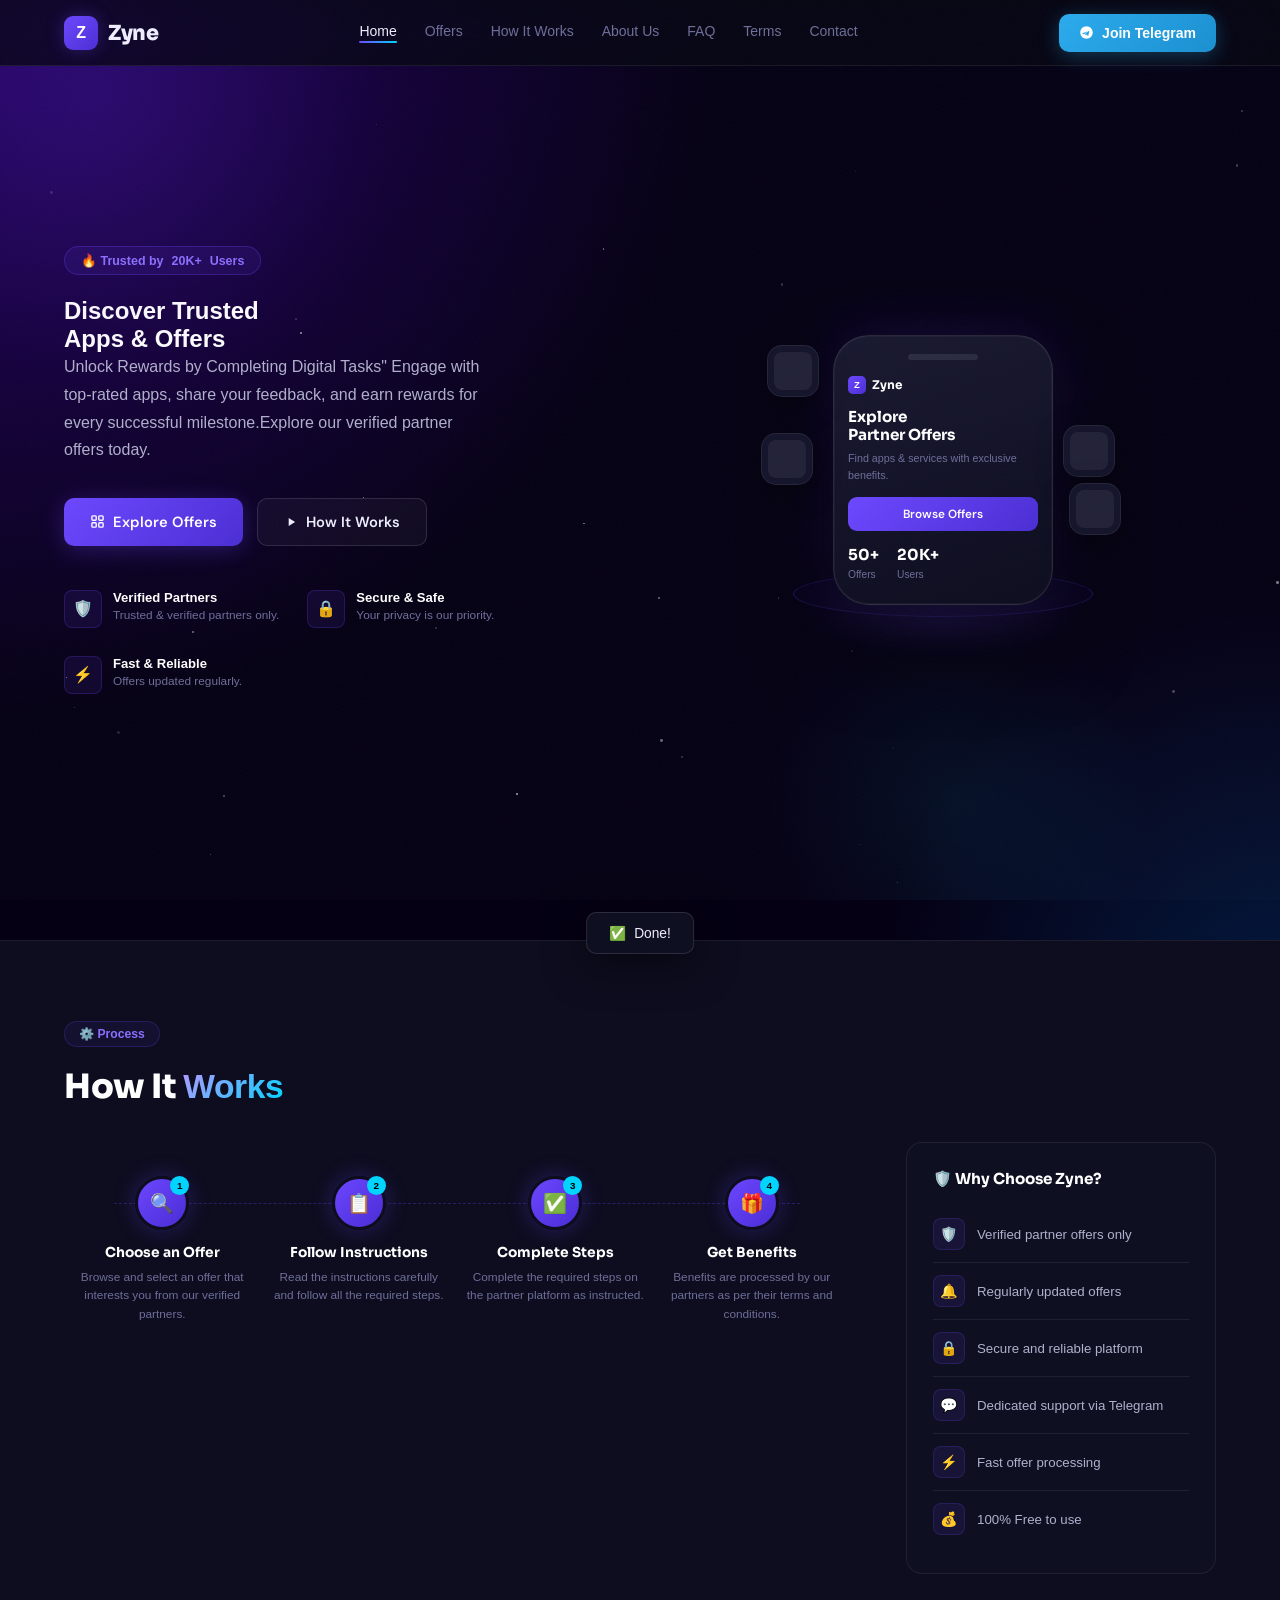
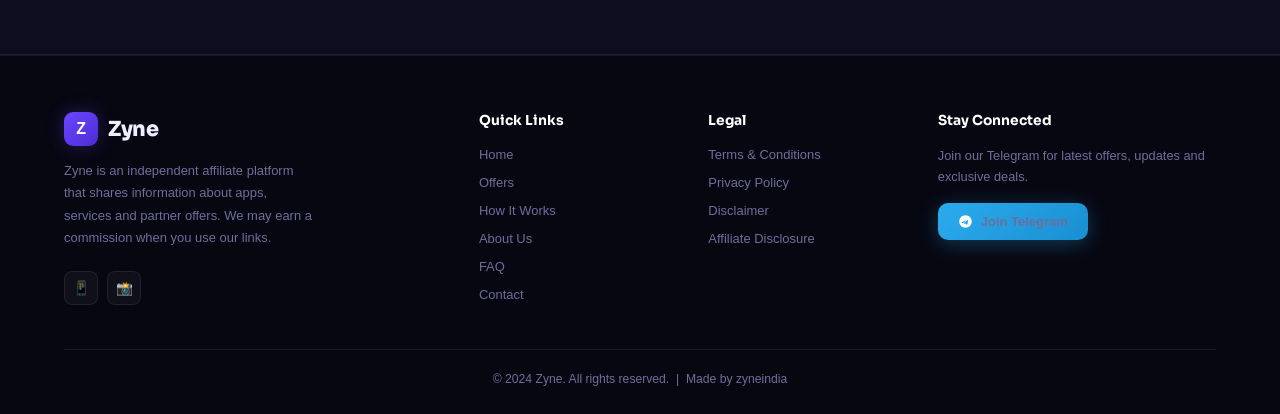
<file: index.html>
<!DOCTYPE html>
<html lang="en">
<head>
<meta charset="UTF-8">
<meta name="viewport" content="width=device-width, initial-scale=1.0">
<title>Zyne – Discover Trusted Apps & Offers</title>
<link href="https://fonts.googleapis.com/css2?family=Sora:wght@400;500;600;700;800&family=DM+Sans:wght@400;500;600&display=swap" rel="stylesheet">
<style>
/* ===== CSS VARIABLES ===== */
:root {
  --bg: #070712;
  --bg2: #0d0d1f;
  --bg3: #111126;
  --card: #0f0f22;
  --card2: #13132a;
  --border: rgba(255,255,255,0.07);
  --border2: rgba(255,255,255,0.12);
  --purple: #6c47ff;
  --purple2: #8b6fff;
  --purple3: #4a2dd4;
  --glow: rgba(108,71,255,0.3);
  --cyan: #00d4ff;
  --green: #00e87a;
  --red: #ff4d6d;
  --text: #eeeeff;
  --text2: #b0b0cc;
  --muted: #6e6e9a;
  --font-head: 'Sora', sans-serif;
  --font-body: 'DM Sans', sans-serif;
  --radius: 16px;
  --radius-sm: 10px;
  --radius-xs: 8px;
}

/* ===== RESET ===== */
*, *::before, *::after { margin: 0; padding: 0; box-sizing: border-box; }
html { scroll-behavior: smooth; font-size: 16px; }
body {
  background: var(--bg);
  color: var(--text);
  font-family: var(--font-body);
  overflow-x: hidden;
  min-height: 100vh;
}
a { text-decoration: none; color: inherit; }
button { font-family: var(--font-body); cursor: pointer; border: none; outline: none; }
ul { list-style: none; }
img { max-width: 100%; display: block; }

/* ===== NOISE TEXTURE ===== */
body::after {
  content: '';
  position: fixed;
  inset: 0;
  background-image: url("data:image/svg+xml,%3Csvg xmlns='http://www.w3.org/2000/svg' width='300' height='300'%3E%3Cfilter id='n'%3E%3CfeTurbulence type='fractalNoise' baseFrequency='0.75' numOctaves='4' stitchTiles='stitch'/%3E%3C/filter%3E%3Crect width='300' height='300' filter='url(%23n)' opacity='0.03'/%3E%3C/svg%3E");
  pointer-events: none;
  z-index: 9999;
}

/* ===== SCROLLBAR ===== */
::-webkit-scrollbar { width: 6px; }
::-webkit-scrollbar-track { background: var(--bg); }
::-webkit-scrollbar-thumb { background: var(--purple3); border-radius: 3px; }

/* ===== GLOBAL ANIMATIONS ===== */
@keyframes fadeUp {
  from { opacity: 0; transform: translateY(28px); }
  to   { opacity: 1; transform: translateY(0); }
}
@keyframes float {
  0%,100% { transform: translateY(0px) rotate(0deg); }
  50%      { transform: translateY(-14px) rotate(2deg); }
}
@keyframes pulse-glow {
  0%,100% { box-shadow: 0 0 20px var(--glow); }
  50%      { box-shadow: 0 0 40px rgba(108,71,255,0.55); }
}
@keyframes spin {
  from { transform: rotate(0deg); }
  to   { transform: rotate(360deg); }
}
@keyframes shimmer {
  0% { background-position: -200% 0; }
  100% { background-position: 200% 0; }
}
@keyframes slideDown {
  from { opacity: 0; max-height: 0; transform: translateY(-10px); }
  to   { opacity: 1; max-height: 600px; transform: translateY(0); }
}
@keyframes slideUp {
  from { opacity: 1; max-height: 600px; }
  to   { opacity: 0; max-height: 0; }
}

/* ===== UTILITY ===== */
.hidden { display: none !important; }
.visible { display: block !important; }

/* ===== BUTTONS ===== */
.btn-primary {
  display: inline-flex; align-items: center; gap: 8px;
  background: linear-gradient(135deg, var(--purple), var(--purple3));
  color: #fff; padding: 13px 26px; border-radius: var(--radius-sm);
  font-weight: 600; font-size: 0.92rem; border: none; cursor: pointer;
  transition: transform 0.2s, box-shadow 0.2s;
  box-shadow: 0 4px 24px var(--glow);
}
.btn-primary:hover { transform: translateY(-2px); box-shadow: 0 10px 36px rgba(108,71,255,0.5); }

.btn-secondary {
  display: inline-flex; align-items: center; gap: 8px;
  background: rgba(255,255,255,0.04); color: var(--text);
  padding: 13px 26px; border-radius: var(--radius-sm);
  font-weight: 600; font-size: 0.92rem;
  border: 1px solid var(--border2); cursor: pointer;
  transition: all 0.2s;
}
.btn-secondary:hover { background: rgba(255,255,255,0.08); border-color: rgba(255,255,255,0.22); }

.btn-tg {
  display: inline-flex; align-items: center; gap: 8px;
  background: linear-gradient(135deg, #2AABEE, #1a8fd1);
  color: #fff; padding: 11px 20px; border-radius: var(--radius-sm);
  font-weight: 600; font-size: 0.875rem; cursor: pointer;
  border: none; transition: transform 0.2s, box-shadow 0.2s;
  box-shadow: 0 4px 20px rgba(42,171,238,0.3);
}
.btn-tg:hover { transform: translateY(-2px); box-shadow: 0 8px 30px rgba(42,171,238,0.45); }

/* ===== NAV ===== */
#navbar {
  position: fixed; top: 0; left: 0; right: 0; z-index: 500;
  display: flex; align-items: center; justify-content: space-between;
  padding: 0 5%; height: 66px;
  background: rgba(7,7,18,0.8);
  backdrop-filter: blur(24px) saturate(1.5);
  border-bottom: 1px solid var(--border);
  transition: background 0.3s;
}
#navbar.scrolled { background: rgba(7,7,18,0.97); }

.nav-logo {
  display: flex; align-items: center; gap: 10px;
  font-family: var(--font-head); font-weight: 800;
  font-size: 1.3rem; letter-spacing: -0.5px; color: var(--text);
}
.nav-logo-icon {
  width: 34px; height: 34px;
  background: linear-gradient(135deg, var(--purple), var(--purple3));
  border-radius: 9px; display: flex; align-items: center;
  justify-content: center; font-size: 1rem; font-weight: 900; color: #fff;
  box-shadow: 0 0 18px var(--glow);
}

.nav-links {
  display: flex; gap: 28px;
}
.nav-links a {
  color: var(--muted); font-size: 0.875rem; font-weight: 500;
  transition: color 0.2s; position: relative; padding-bottom: 3px;
}
.nav-links a.active, .nav-links a:hover { color: var(--text); }
.nav-links a.active::after {
  content: ''; position: absolute; bottom: -1px; left: 0; right: 0;
  height: 2px; background: linear-gradient(90deg, var(--purple), var(--cyan));
  border-radius: 2px;
}

.nav-right { display: flex; align-items: center; gap: 12px; }
#hamburger {
  display: none; flex-direction: column; gap: 5px;
  background: none; border: none; cursor: pointer; padding: 6px;
}
#hamburger span {
  display: block; width: 22px; height: 2px;
  background: var(--text); border-radius: 2px;
  transition: all 0.3s;
}
#hamburger.open span:nth-child(1) { transform: rotate(45deg) translate(5px, 5px); }
#hamburger.open span:nth-child(2) { opacity: 0; }
#hamburger.open span:nth-child(3) { transform: rotate(-45deg) translate(5px, -5px); }

/* Mobile Nav Menu */
#mobile-menu {
  display: none; position: fixed; top: 66px; left: 0; right: 0;
  background: rgba(10,10,22,0.98); backdrop-filter: blur(24px);
  border-bottom: 1px solid var(--border); z-index: 499;
  flex-direction: column; padding: 20px 5% 28px; gap: 6px;
}
#mobile-menu.open { display: flex; }
#mobile-menu a {
  color: var(--text2); font-size: 1rem; font-weight: 500;
  padding: 11px 14px; border-radius: var(--radius-xs);
  transition: all 0.2s;
}
#mobile-menu a:hover { background: rgba(108,71,255,0.1); color: var(--text); }
#mobile-menu .btn-tg { margin-top: 8px; width: 100%; justify-content: center; }

/* ===== PAGE SECTIONS (single page routing) ===== */
.page { display: none; }
.page.active { display: block; }

/* ===== HERO ===== */
#hero-section {
  min-height: 100vh;
  padding: 110px 5% 70px;
  display: grid; grid-template-columns: 1fr 1fr;
  align-items: center; gap: 60px;
  position: relative; overflow: hidden;
}

/* BG orbs */
.hero-orb-1, .hero-orb-2 {
  position: absolute; border-radius: 50%; pointer-events: none;
}
.hero-orb-1 {
  width: 600px; height: 600px; top: -200px; left: -200px;
  background: radial-gradient(circle, rgba(108,71,255,0.14) 0%, transparent 70%);
}
.hero-orb-2 {
  width: 400px; height: 400px; bottom: -100px; right: 10%;
  background: radial-gradient(circle, rgba(0,212,255,0.07) 0%, transparent 70%);
}

/* Stars */
.stars {
  position: absolute; inset: 0; pointer-events: none; overflow: hidden;
}
.star {
  position: absolute; background: #fff; border-radius: 50%;
  animation: float 4s ease-in-out infinite;
}

.hero-badge {
  display: inline-flex; align-items: center; gap: 8px;
  background: rgba(108,71,255,0.1);
  border: 1px solid rgba(108,71,255,0.28);
  border-radius: 100px; padding: 6px 16px;
  font-size: 0.78rem; font-weight: 600; color: var(--purple2);
  margin-bottom: 22px;
  animation: fadeUp 0.6s ease both;
}
.hero-badge span { animation: pulse-glow 2s infinite; }

.hero h1 {
  font-family: var(--font-head);
  font-size: clamp(2.2rem, 4.5vw, 3.4rem);
  font-weight: 800; line-height: 1.1; letter-spacing: -1px;
  margin-bottom: 18px;
  animation: fadeUp 0.7s ease both 0.1s;
}
.hero h1 .grad {
  background: linear-gradient(135deg, #b599ff, #00d4ff);
  -webkit-background-clip: text; -webkit-text-fill-color: transparent;
  background-clip: text;
}

.hero-desc {
  color: var(--text2); font-size: 1rem; line-height: 1.72;
  max-width: 420px; margin-bottom: 34px;
  animation: fadeUp 0.7s ease both 0.2s;
}

.hero-btns {
  display: flex; gap: 14px; flex-wrap: wrap;
  animation: fadeUp 0.7s ease both 0.3s;
}

/* Trust badges */
.trust-row {
  display: flex; gap: 28px; margin-top: 44px; flex-wrap: wrap;
  animation: fadeUp 0.7s ease both 0.4s;
}
.trust-item { display: flex; align-items: flex-start; gap: 11px; }
.trust-ico {
  width: 38px; height: 38px; flex-shrink: 0;
  background: rgba(108,71,255,0.1);
  border: 1px solid rgba(108,71,255,0.22);
  border-radius: var(--radius-xs); display: flex;
  align-items: center; justify-content: center; font-size: 1rem;
}
.trust-item h5 { font-size: 0.82rem; font-weight: 600; margin-bottom: 2px; }
.trust-item p { font-size: 0.74rem; color: var(--muted); line-height: 1.4; }

/* PHONE MOCKUP */
.hero-visual {
  display: flex; justify-content: center; align-items: center;
  position: relative; animation: fadeUp 0.8s ease both 0.2s;
}
.phone-wrap { position: relative; }
.platform-glow {
  position: absolute; bottom: -30px; left: 50%; transform: translateX(-50%);
  width: 280px; height: 50px;
  background: radial-gradient(ellipse, rgba(108,71,255,0.55) 0%, transparent 70%);
  filter: blur(18px); pointer-events: none;
}
.platform-ring {
  position: absolute; bottom: -12px; left: 50%; transform: translateX(-50%);
  width: 300px; height: 46px;
  border: 1px solid rgba(108,71,255,0.28);
  border-radius: 50%; background: rgba(108,71,255,0.04);
}
.phone {
  width: 220px; position: relative; z-index: 2;
  background: linear-gradient(160deg, #181830, #0c0c1e);
  border-radius: 36px; border: 1.5px solid rgba(255,255,255,0.1);
  padding: 18px 14px 22px;
  box-shadow: 0 40px 80px rgba(0,0,0,0.65), 0 0 60px rgba(108,71,255,0.18),
              0 0 0 1px rgba(255,255,255,0.035) inset;
  animation: float 4s ease-in-out infinite;
}
.phone-notch {
  width: 70px; height: 6px; background: rgba(255,255,255,0.09);
  border-radius: 3px; margin: 0 auto 16px;
}
.phone-header {
  display: flex; align-items: center; gap: 6px;
  font-family: var(--font-head); font-size: 0.75rem; font-weight: 700;
  margin-bottom: 14px;
}
.phone-logo-sm {
  width: 18px; height: 18px;
  background: linear-gradient(135deg, var(--purple), var(--purple3));
  border-radius: 5px; display: flex; align-items: center;
  justify-content: center; font-size: 0.6rem; font-weight: 900;
}
.phone-title { font-family: var(--font-head); font-size: 0.95rem; font-weight: 700; margin-bottom: 6px; line-height: 1.2; }
.phone-sub { font-size: 0.67rem; color: var(--muted); margin-bottom: 14px; line-height: 1.55; }
.phone-cta {
  width: 100%; background: linear-gradient(135deg, var(--purple), var(--purple3));
  color: #fff; padding: 9px; border-radius: 9px; font-size: 0.74rem;
  font-weight: 600; border: none; cursor: pointer; margin-bottom: 14px;
  transition: opacity 0.2s;
}
.phone-cta:hover { opacity: 0.88; }
.phone-stats { display: flex; gap: 18px; }
.phone-stat strong { display: block; font-family: var(--font-head); font-size: 0.95rem; font-weight: 700; }
.phone-stat span { font-size: 0.64rem; color: var(--muted); }

/* Floating Icons */
.fi {
  position: absolute; border-radius: 15px; z-index: 3;
  width: 52px; height: 52px; display: flex; align-items: center; justify-content: center;
  box-shadow: 0 8px 28px rgba(0,0,0,0.45); border: 1px solid var(--border);
  background: var(--card2); overflow: hidden;
  animation: float 3.5s ease-in-out infinite;
}
.fi img { width: 38px; height: 38px; object-fit: contain; }
.fi-placeholder { width: 38px; height: 38px; background: rgba(255,255,255,0.06); border-radius: 8px; }
.fi-1 { top: 10px; left: -66px; animation-delay: 0s; }
.fi-2 { top: 90px; right: -62px; animation-delay: 0.4s; }
.fi-3 { bottom: 120px; left: -72px; animation-delay: 0.9s; }
.fi-4 { bottom: 70px; right: -68px; animation-delay: 1.3s; }

/* ===== OFFERS SECTION ===== */
#offers-section {
  padding: 80px 5%;
  background: var(--bg);
}

/* Hidden by default, shown when Explore Offers clicked */
#offers-content {
  display: none;
  animation: fadeUp 0.5s ease both;
}
#offers-content.open { display: block; }

.sec-label {
  display: inline-flex; align-items: center; gap: 7px;
  background: rgba(108,71,255,0.08);
  border: 1px solid rgba(108,71,255,0.22);
  border-radius: 100px; padding: 5px 14px;
  font-size: 0.76rem; font-weight: 600; color: var(--purple2);
  margin-bottom: 18px;
}
.sec-title {
  font-family: var(--font-head);
  font-size: clamp(1.5rem, 3vw, 2.1rem);
  font-weight: 800; letter-spacing: -0.4px; margin-bottom: 0;
}
.sec-title .grad {
  background: linear-gradient(135deg, #b599ff, #00d4ff);
  -webkit-background-clip: text; -webkit-text-fill-color: transparent;
  background-clip: text;
}

.section-head {
  display: flex; align-items: flex-end;
  justify-content: space-between; margin-bottom: 34px;
}
.view-all-link {
  display: flex; align-items: center; gap: 5px;
  color: var(--muted); font-size: 0.85rem; font-weight: 500;
  transition: color 0.2s; white-space: nowrap;
}
.view-all-link:hover { color: var(--text); }

/* Offers Grid */
.offers-grid {
  display: grid; grid-template-columns: repeat(4, 1fr); gap: 18px;
}

/* Offer Card */
.offer-card {
  background: var(--card);
  border: 1px solid var(--border);
  border-radius: var(--radius); padding: 22px;
  position: relative; overflow: hidden;
  transition: transform 0.25s, border-color 0.25s, box-shadow 0.25s;
  cursor: pointer;
}
.offer-card::before {
  content: ''; position: absolute; top: 0; left: 0; right: 0; height: 2px;
  background: linear-gradient(90deg, var(--purple), var(--cyan));
  opacity: 0; transition: opacity 0.3s;
}
.offer-card:hover { transform: translateY(-5px); border-color: rgba(108,71,255,0.3); box-shadow: 0 20px 60px rgba(0,0,0,0.45); }
.offer-card:hover::before { opacity: 1; }
.offer-card.paused { opacity: 0.62; cursor: not-allowed; }
.offer-card.paused:hover { transform: none; border-color: var(--border); box-shadow: none; }

/* Paused Badge */
.paused-badge {
  position: absolute; top: 12px; right: 12px;
  background: rgba(255,77,109,0.12); border: 1px solid rgba(255,77,109,0.3);
  border-radius: 100px; padding: 3px 10px;
  font-size: 0.68rem; font-weight: 700; color: var(--red);
  letter-spacing: 0.5px;
}

/* Offer Icon - blank placeholder for user images */
.offer-icon-wrap {
  width: 64px; height: 64px; margin: 0 auto 16px;
  border-radius: 15px; overflow: hidden;
  border: 1px solid var(--border2);
  background: rgba(255,255,255,0.03);
  display: flex; align-items: center; justify-content: center;
  position: relative;
}
.offer-icon-wrap img {
  width: 100%; height: 100%; object-fit: cover; display: block;
}
/* Placeholder shimmer when no image */
.offer-icon-wrap .icon-placeholder {
  width: 100%; height: 100%;
  background: linear-gradient(90deg, var(--card2) 25%, rgba(108,71,255,0.07) 50%, var(--card2) 75%);
  background-size: 200% 100%;
  animation: shimmer 2s infinite;
  border-radius: 14px;
}

.offer-name {
  font-family: var(--font-head); font-size: 0.97rem; font-weight: 700;
  text-align: center; margin-bottom: 3px;
}
.offer-type { text-align: center; font-size: 0.74rem; color: var(--muted); margin-bottom: 16px; }

.offer-features { display: flex; flex-direction: column; gap: 8px; margin-bottom: 14px; }
.offer-features li {
  display: flex; align-items: center; gap: 8px;
  font-size: 0.79rem; color: var(--text2);
}
.check-circle {
  width: 18px; height: 18px; flex-shrink: 0;
  background: rgba(0,232,122,0.1); border-radius: 50%;
  display: flex; align-items: center; justify-content: center;
  color: var(--green); font-size: 0.62rem; font-weight: 700;
}

.offer-tag {
  display: block; text-align: center;
  background: rgba(255,255,255,0.03); border: 1px solid var(--border);
  border-radius: var(--radius-xs); padding: 5px 10px;
  font-size: 0.71rem; color: var(--muted); margin-bottom: 14px;
}
.offer-tag.promo {
  background: rgba(0,212,255,0.05); border-color: rgba(0,212,255,0.18); color: var(--cyan);
}
.offer-tag.paused-tag {
  background: rgba(255,77,109,0.06); border-color: rgba(255,77,109,0.2); color: var(--red);
}

.btn-card {
  display: flex; align-items: center; justify-content: center; gap: 6px;
  width: 100%; padding: 10px; border-radius: var(--radius-xs);
  font-size: 0.83rem; font-weight: 600; transition: all 0.2s;
}
.btn-card.solid {
  background: linear-gradient(135deg, var(--purple), var(--purple3)); color: #fff;
  border: none;
  box-shadow: 0 3px 16px var(--glow);
}
.btn-card.solid:hover { transform: translateY(-1px); box-shadow: 0 6px 24px rgba(108,71,255,0.45); }
.btn-card.outline {
  background: transparent; color: var(--text2);
  border: 1px solid var(--border2);
}
.btn-card.outline:hover { border-color: rgba(108,71,255,0.35); color: var(--purple2); }
.btn-card.disabled {
  background: rgba(255,255,255,0.03); color: var(--muted);
  border: 1px solid var(--border); cursor: not-allowed;
}

/* ===== HOW IT WORKS ===== */
#how-section {
  padding: 80px 5%;
  background: var(--bg2);
  border-top: 1px solid var(--border);
  border-bottom: 1px solid var(--border);
}

.how-grid { display: grid; grid-template-columns: 1fr 310px; gap: 56px; align-items: start; }

.steps-row { display: flex; gap: 0; position: relative; margin-top: 34px; }
.steps-row::before {
  content: ''; position: absolute; top: 27px; left: 50px; right: 50px; height: 0;
  border-top: 1.5px dashed rgba(108,71,255,0.3);
}
.step { flex: 1; text-align: center; position: relative; padding: 0 8px; }
.step-circle {
  width: 54px; height: 54px; margin: 0 auto 14px;
  background: linear-gradient(135deg, var(--purple), var(--purple3));
  border-radius: 50%; display: flex; align-items: center; justify-content: center;
  font-size: 1.2rem; position: relative; z-index: 1;
  border: 3px solid var(--bg2);
  box-shadow: 0 0 22px var(--glow);
}
.step-num {
  position: absolute; top: -3px; right: -3px;
  width: 19px; height: 19px; background: var(--cyan);
  border-radius: 50%; font-size: 0.62rem; font-weight: 700; color: #000;
  display: flex; align-items: center; justify-content: center;
}
.step h4 { font-family: var(--font-head); font-size: 0.86rem; font-weight: 700; margin-bottom: 7px; }
.step p { font-size: 0.74rem; color: var(--muted); line-height: 1.55; }

/* Why Choose Card */
.why-card {
  background: var(--card); border: 1px solid var(--border);
  border-radius: var(--radius); padding: 26px;
}
.why-card h3 {
  font-family: var(--font-head); font-size: 0.95rem; font-weight: 700;
  margin-bottom: 18px; display: flex; align-items: center; gap: 8px;
}
.why-item {
  display: flex; align-items: center; gap: 12px;
  padding: 12px 0; border-bottom: 1px solid var(--border);
  font-size: 0.83rem; color: var(--text2); transition: color 0.2s;
}
.why-item:last-child { border-bottom: none; }
.why-item:hover { color: var(--text); }
.why-ico {
  width: 32px; height: 32px; flex-shrink: 0;
  background: rgba(108,71,255,0.1); border: 1px solid rgba(108,71,255,0.18);
  border-radius: var(--radius-xs); display: flex; align-items: center; justify-content: center;
  font-size: 0.88rem;
}

/* ===== ABOUT ===== */
#about-section { padding: 80px 5%; }
.about-grid { display: grid; grid-template-columns: 1fr 1fr; gap: 56px; align-items: center; }
.about-img-wrap {
  background: var(--card); border: 1px solid var(--border);
  border-radius: var(--radius); padding: 36px;
  display: flex; flex-direction: column; align-items: center; gap: 20px;
  position: relative; overflow: hidden;
}
.about-img-wrap::before {
  content: ''; position: absolute; top: -60px; right: -60px;
  width: 200px; height: 200px;
  background: radial-gradient(circle, rgba(108,71,255,0.15) 0%, transparent 70%);
  border-radius: 50%;
}
.about-stat-row { display: grid; grid-template-columns: 1fr 1fr; gap: 16px; width: 100%; }
.about-stat {
  background: var(--card2); border: 1px solid var(--border);
  border-radius: var(--radius-sm); padding: 16px; text-align: center;
}
.about-stat strong {
  display: block; font-family: var(--font-head); font-size: 1.5rem;
  font-weight: 800; color: var(--purple2); margin-bottom: 4px;
}
.about-stat span { font-size: 0.75rem; color: var(--muted); }
.about-big-icon { font-size: 3.5rem; }
.about-text h2 { font-family: var(--font-head); font-size: 1.8rem; font-weight: 800; margin-bottom: 16px; letter-spacing: -0.4px; }
.about-text p { color: var(--text2); line-height: 1.75; margin-bottom: 14px; font-size: 0.95rem; }
.about-points { display: flex; flex-direction: column; gap: 10px; margin-top: 18px; }
.about-point {
  display: flex; align-items: center; gap: 10px;
  font-size: 0.88rem; color: var(--text2);
}
.about-point::before {
  content: '→'; color: var(--purple2); font-weight: 700; flex-shrink: 0;
}

/* ===== FAQ ===== */
#faq-section { padding: 80px 5%; background: var(--bg2); border-top: 1px solid var(--border); border-bottom: 1px solid var(--border); }
.faq-wrap { max-width: 760px; margin: 36px auto 0; display: flex; flex-direction: column; gap: 12px; }
.faq-item {
  background: var(--card); border: 1px solid var(--border);
  border-radius: var(--radius); overflow: hidden;
  transition: border-color 0.25s;
}
.faq-item.open { border-color: rgba(108,71,255,0.3); }
.faq-q {
  display: flex; align-items: center; justify-content: space-between; gap: 12px;
  width: 100%; padding: 18px 22px; background: none; border: none;
  color: var(--text); font-family: var(--font-body); font-size: 0.93rem;
  font-weight: 600; text-align: left; cursor: pointer; transition: color 0.2s;
}
.faq-q:hover { color: var(--purple2); }
.faq-arrow {
  width: 26px; height: 26px; flex-shrink: 0;
  background: rgba(108,71,255,0.1); border-radius: 50%;
  display: flex; align-items: center; justify-content: center;
  font-size: 0.7rem; color: var(--purple2); transition: transform 0.3s;
}
.faq-item.open .faq-arrow { transform: rotate(180deg); }
.faq-a {
  max-height: 0; overflow: hidden;
  padding: 0 22px; color: var(--muted); font-size: 0.87rem; line-height: 1.72;
  transition: max-height 0.35s ease, padding 0.35s ease;
}
.faq-item.open .faq-a { max-height: 400px; padding: 0 22px 18px; }

/* ===== TERMS ===== */
#terms-section { padding: 80px 5%; }
.terms-wrap { max-width: 820px; margin: 36px auto 0; }
.terms-block { margin-bottom: 36px; }
.terms-block h3 {
  font-family: var(--font-head); font-size: 1rem; font-weight: 700;
  margin-bottom: 12px; color: var(--purple2);
  display: flex; align-items: center; gap: 8px;
}
.terms-block p, .terms-block li {
  color: var(--text2); font-size: 0.875rem; line-height: 1.78; margin-bottom: 8px;
}
.terms-block ul { padding-left: 18px; list-style: disc; }
.terms-block ul li { margin-bottom: 6px; }

/* ===== CONTACT ===== */
#contact-section { padding: 80px 5%; background: var(--bg2); border-top: 1px solid var(--border); }
.contact-grid { display: grid; grid-template-columns: 1fr 1fr; gap: 48px; align-items: start; max-width: 900px; margin: 36px auto 0; }
.contact-info h3 { font-family: var(--font-head); font-size: 1.2rem; font-weight: 700; margin-bottom: 14px; }
.contact-info p { color: var(--text2); font-size: 0.9rem; line-height: 1.7; margin-bottom: 26px; }
.contact-link {
  display: flex; align-items: center; gap: 14px;
  padding: 16px 18px; background: var(--card);
  border: 1px solid var(--border); border-radius: var(--radius-sm);
  margin-bottom: 12px; transition: all 0.2s; cursor: pointer;
  text-decoration: none; color: var(--text);
}
.contact-link:hover { border-color: rgba(108,71,255,0.35); background: rgba(108,71,255,0.06); transform: translateX(4px); }
.contact-link-ico {
  width: 40px; height: 40px; border-radius: var(--radius-xs); flex-shrink: 0;
  display: flex; align-items: center; justify-content: center; font-size: 1.1rem;
}
.contact-link-ico.tg { background: rgba(42,171,238,0.15); }
.contact-link-ico.ig { background: rgba(225,48,108,0.12); }
.contact-link-text strong { display: block; font-size: 0.88rem; font-weight: 600; margin-bottom: 2px; }
.contact-link-text span { font-size: 0.77rem; color: var(--muted); }

.contact-form { background: var(--card); border: 1px solid var(--border); border-radius: var(--radius); padding: 26px; }
.contact-form h3 { font-family: var(--font-head); font-size: 1rem; font-weight: 700; margin-bottom: 20px; }
.form-group { margin-bottom: 14px; }
.form-group label { display: block; font-size: 0.8rem; font-weight: 600; color: var(--text2); margin-bottom: 6px; }
.form-group input, .form-group textarea, .form-group select {
  width: 100%; background: var(--bg);
  border: 1px solid var(--border2); border-radius: var(--radius-xs);
  padding: 11px 14px; color: var(--text); font-family: var(--font-body);
  font-size: 0.875rem; transition: border-color 0.2s; resize: vertical;
}
.form-group input:focus, .form-group textarea:focus, .form-group select:focus {
  outline: none; border-color: var(--purple);
  box-shadow: 0 0 0 3px rgba(108,71,255,0.12);
}
.form-group textarea { min-height: 90px; }
.form-group select { appearance: none; }
#form-msg { display: none; margin-top: 12px; padding: 10px 14px; border-radius: var(--radius-xs); font-size: 0.83rem; font-weight: 500; }
#form-msg.success { background: rgba(0,232,122,0.1); border: 1px solid rgba(0,232,122,0.25); color: var(--green); }
#form-msg.error { background: rgba(255,77,109,0.1); border: 1px solid rgba(255,77,109,0.25); color: var(--red); }

/* ===== FOOTER ===== */
footer {
  background: var(--bg); border-top: 1px solid var(--border);
  padding: 56px 5% 28px;
}
.footer-grid { display: grid; grid-template-columns: 2fr 1fr 1fr 1.5fr; gap: 44px; margin-bottom: 44px; }
.footer-brand p { color: var(--muted); font-size: 0.81rem; line-height: 1.72; margin: 14px 0 22px; max-width: 250px; }
.footer-socials { display: flex; gap: 9px; }
.fsoc {
  width: 34px; height: 34px; background: rgba(255,255,255,0.04);
  border: 1px solid var(--border); border-radius: var(--radius-xs);
  display: flex; align-items: center; justify-content: center;
  font-size: 0.85rem; cursor: pointer; transition: all 0.2s; text-decoration: none;
}
.fsoc:hover { background: rgba(108,71,255,0.12); border-color: rgba(108,71,255,0.35); }
.footer-col h4 { font-family: var(--font-head); font-size: 0.86rem; font-weight: 700; margin-bottom: 16px; }
.footer-col ul { display: flex; flex-direction: column; gap: 10px; }
.footer-col a { color: var(--muted); font-size: 0.81rem; transition: color 0.2s; }
.footer-col a:hover { color: var(--text); }
.footer-bottom {
  border-top: 1px solid var(--border); padding-top: 22px;
  display: flex; align-items: center; justify-content: center;
  color: var(--muted); font-size: 0.76rem;
}

/* ===== BACK TO TOP ===== */
#btt {
  position: fixed; bottom: 26px; right: 26px; z-index: 400;
  width: 44px; height: 44px;
  background: linear-gradient(135deg, var(--purple), var(--purple3));
  border: none; border-radius: 50%; color: #fff; font-size: 1.1rem;
  cursor: pointer; box-shadow: 0 4px 20px var(--glow);
  transition: transform 0.2s, opacity 0.3s;
  opacity: 0; pointer-events: none;
  display: flex; align-items: center; justify-content: center;
}
#btt.show { opacity: 1; pointer-events: all; }
#btt:hover { transform: translateY(-3px); }

/* ===== TOAST ===== */
#toast {
  position: fixed; bottom: 26px; left: 50%; transform: translateX(-50%) translateY(80px);
  background: var(--card); border: 1px solid var(--border2);
  border-radius: var(--radius-sm); padding: 12px 22px;
  font-size: 0.86rem; font-weight: 500; color: var(--text);
  box-shadow: 0 10px 40px rgba(0,0,0,0.5);
  z-index: 999; transition: transform 0.35s ease;
  display: flex; align-items: center; gap: 8px;
}
#toast.show { transform: translateX(-50%) translateY(0); }

/* ===== REVEAL ON SCROLL ===== */
.reveal { opacity: 0; transform: translateY(24px); transition: opacity 0.6s ease, transform 0.6s ease; }
.reveal.visible { opacity: 1; transform: translateY(0); }

/* ===== RESPONSIVE ===== */
@media (max-width: 1024px) {
  .offers-grid { grid-template-columns: repeat(2, 1fr); }
  .how-grid { grid-template-columns: 1fr; }
}
@media (max-width: 860px) {
  #hero-section { grid-template-columns: 1fr; text-align: center; }
  .hero-desc { margin: 0 auto 34px; }
  .hero-btns { justify-content: center; }
  .trust-row { justify-content: center; }
  .hero-visual { display: none; }
  .about-grid { grid-template-columns: 1fr; }
  .contact-grid { grid-template-columns: 1fr; }
  .footer-grid { grid-template-columns: 1fr 1fr; }
  .steps-row { flex-direction: column; gap: 28px; }
  .steps-row::before { display: none; }
  .nav-links { display: none; }
  #hamburger { display: flex; }
}
@media (max-width: 600px) {
  .offers-grid { grid-template-columns: 1fr; }
  .footer-grid { grid-template-columns: 1fr; }
  .how-grid { gap: 36px; }
  .hero h1 { font-size: 2rem; }
}
</style>
</head>
<body>

<!-- ===== NAVBAR ===== -->
<nav id="navbar">
  <a class="nav-logo" href="#" onclick="showPage('home')">
    <div class="nav-logo-icon">Z</div>
    Zyne
  </a>
  <div class="nav-links" id="navLinks">
    <a href="#" class="active" onclick="showPage('home'); setActive(this)">Home</a>
    <a href="#" onclick="showPage('home'); scrollToOffers(); setActive(this)">Offers</a>
    <a href="#" onclick="showPage('home'); scrollToSection('how-section'); setActive(this)">How It Works</a>
    <a href="#" onclick="showPage('about'); setActive(this)">About Us</a>
    <a href="#" onclick="showPage('faq'); setActive(this)">FAQ</a>
    <a href="#" onclick="showPage('terms'); setActive(this)">Terms</a>
    <a href="#" onclick="showPage('contact'); setActive(this)">Contact</a>
  </div>
  <div class="nav-right">
    <!-- REPLACE href with your Telegram link -->
    <a href="https://t.me/zyneindia" target="_blank" class="btn-tg" id="navTg">
      <svg width="15" height="15" viewBox="0 0 24 24" fill="white"><path d="M12 2C6.48 2 2 6.48 2 12s4.48 10 10 10 10-4.48 10-10S17.52 2 12 2zm4.64 6.8l-1.68 7.92c-.12.58-.44.72-.88.44l-2.44-1.8-1.18 1.14c-.13.13-.26.26-.52.26l.18-2.62 4.72-4.26c.2-.18-.04-.28-.32-.1L7.96 14.7l-2.42-.76c-.52-.16-.54-.52.12-.78l9.44-3.64c.44-.16.84.1.7.78h-.16z"/></svg>
      Join Telegram
    </a>
    <button id="hamburger" onclick="toggleMenu()" aria-label="Menu">
      <span></span><span></span><span></span>
    </button>
  </div>
</nav>

<!-- Mobile Nav -->
<div id="mobile-menu">
  <a href="#" onclick="showPage('home'); closeMobile(); setActiveM(this)">🏠 Home</a>
  <a href="#" onclick="showPage('home'); scrollToOffers(); closeMobile()">🎁 Offers</a>
  <a href="#" onclick="showPage('home'); scrollToSection('how-section'); closeMobile()">⚙️ How It Works</a>
  <a href="#" onclick="showPage('about'); closeMobile()">ℹ️ About Us</a>
  <a href="#" onclick="showPage('faq'); closeMobile()">❓ FAQ</a>
  <a href="#" onclick="showPage('terms'); closeMobile()">📋 Terms</a>
  <a href="#" onclick="showPage('contact'); closeMobile()">📞 Contact</a>
  <!-- REPLACE href with your Telegram link -->
  <a href="https://t.me/zyneindia" target="_blank" class="btn-tg">
    <svg width="15" height="15" viewBox="0 0 24 24" fill="white"><path d="M12 2C6.48 2 2 6.48 2 12s4.48 10 10 10 10-4.48 10-10S17.52 2 12 2zm4.64 6.8l-1.68 7.92c-.12.58-.44.72-.88.44l-2.44-1.8-1.18 1.14c-.13.13-.26.26-.52.26l.18-2.62 4.72-4.26c.2-.18-.04-.28-.32-.1L7.96 14.7l-2.42-.76c-.52-.16-.54-.52.12-.78l9.44-3.64c.44-.16.84.1.7.78h-.16z"/></svg>
    Join Telegram
  </a>
</div>

<!-- ========== PAGE: HOME ========== -->
<div id="page-home" class="page active">

  <!-- HERO -->
  <section id="hero-section">
    <div class="hero-orb-1"></div>
    <div class="hero-orb-2"></div>
    <!-- Stars -->
    <div class="stars" id="starsContainer"></div>

    <div class="hero-content">
      <div class="hero-badge">🔥 Trusted by <strong>20K+</strong> Users</div>
      <h1>Discover Trusted<br>Apps &amp; <span class="grad">Offers</span></h1>
      <p class="hero-desc">Unlock Rewards by Completing Digital Tasks"
Engage with top-rated apps, share your feedback, and earn rewards for every successful milestone.Explore our verified partner offers today.</p>
      <div class="hero-btns">
        <!-- This button reveals the offers section -->
        <button class="btn-primary" onclick="scrollToOffers()">
          <svg width="15" height="15" viewBox="0 0 24 24" fill="none" stroke="currentColor" stroke-width="2.2"><rect x="3" y="3" width="7" height="7" rx="1.5"/><rect x="14" y="3" width="7" height="7" rx="1.5"/><rect x="3" y="14" width="7" height="7" rx="1.5"/><rect x="14" y="14" width="7" height="7" rx="1.5"/></svg>
          Explore Offers
        </button>
        <button class="btn-secondary" onclick="scrollToSection('how-section')">
          <svg width="14" height="14" viewBox="0 0 24 24" fill="currentColor"><path d="M8 5v14l11-7z"/></svg>
          How It Works
        </button>
      </div>

      <div class="trust-row">
        <div class="trust-item">
          <div class="trust-ico">🛡️</div>
          <div>
            <h5>Verified Partners</h5>
            <p>Trusted &amp; verified partners only.</p>
          </div>
        </div>
        <div class="trust-item">
          <div class="trust-ico">🔒</div>
          <div>
            <h5>Secure &amp; Safe</h5>
            <p>Your privacy is our priority.</p>
          </div>
        </div>
        <div class="trust-item">
          <div class="trust-ico">⚡</div>
          <div>
            <h5>Fast &amp; Reliable</h5>
            <p>Offers updated regularly.</p>
          </div>
        </div>
      </div>
    </div>

    <!-- PHONE MOCKUP -->
    <div class="hero-visual">
      <div class="phone-wrap">
        <!-- Floating Icons — add your images to src="" -->
        <div class="fi fi-1"><div class="fi-placeholder"></div></div>
        <div class="fi fi-2"><div class="fi-placeholder"></div></div>
        <div class="fi fi-3"><div class="fi-placeholder"></div></div>
        <div class="fi fi-4"><div class="fi-placeholder"></div></div>

        <div class="platform-ring"></div>
        <div class="platform-glow"></div>

        <div class="phone">
          <div class="phone-notch"></div>
          <div class="phone-header">
            <div class="phone-logo-sm">Z</div>
            Zyne
          </div>
          <div class="phone-title">Explore<br>Partner Offers</div>
          <div class="phone-sub">Find apps &amp; services with exclusive benefits.</div>
          <button
class="phone-cta"

onclick="
document
.getElementById('offers')
.scrollIntoView({
behavior:'smooth'
})
"
>
Browse Offers</button>
          <div class="phone-stats">
            <div class="phone-stat"><strong>50+</strong><span>Offers</span></div>
            <div class="phone-stat"><strong>20K+</strong><span>Users</span></div>
          </div>
        </div>
      </div>
    </div>
  </section>

  <!-- OFFERS SECTION -->
<!-- =========================
     PREMIUM OFFER CARDS
========================= -->

<div class="offers-grid" id="offers"></div>

<style>

*{
  margin:0;
  padding:0;
  box-sizing:border-box;
  font-family:Arial,sans-serif;
}

body{

  background:#050014;

  background-image:
  radial-gradient(circle at top left,
  rgba(98,0,255,0.35),
  transparent 30%),

  radial-gradient(circle at right,
  rgba(0,140,255,0.18),
  transparent 25%);

  color:white;
}

.offers-grid{

  display:grid;

  grid-template-columns:
  repeat(auto-fit,minmax(320px,1fr));

  gap:22px;

  padding:20px;
}

.offer-card{

  background:
  rgba(255,255,255,0.04);

  border:
  1px solid rgba(255,255,255,0.08);

  border-radius:28px;

  overflow:hidden;

  backdrop-filter:blur(12px);

  box-shadow:
  0 0 30px rgba(98,0,255,0.15);

  transition:0.3s;
}

.offer-card:hover{

  transform:
  translateY(-4px);

  box-shadow:
  0 0 35px rgba(98,0,255,0.35);
}

.offer-img{

  width:100%;
  height:190px;
  object-fit:cover;
}

.offer-content{

  padding:20px;
}

.badge{

  display:inline-block;

  padding:8px 14px;

  border-radius:999px;

  background:
  rgba(106,0,255,0.15);

  border:
  1px solid rgba(106,0,255,0.3);

  color:#9e8bff;

  font-size:13px;

  font-weight:bold;

  margin-bottom:14px;
}

.offer-title{

  font-size:28px;

  margin-bottom:12px;
}

.offer-reward{

  font-size:24px;

  font-weight:bold;

  color:#8f7cff;

  margin-bottom:18px;
}

.offer-input{

  width:100%;

  padding:16px;

  border:none;

  outline:none;

  border-radius:16px;

  background:
  rgba(255,255,255,0.05);

  border:
  1px solid rgba(255,255,255,0.08);

  color:white;

  margin-bottom:18px;

  font-size:15px;
}

.offer-btn{

  width:100%;

  padding:16px;

  border:none;

  border-radius:18px;

  font-size:17px;

  font-weight:bold;

  cursor:pointer;

  color:white;

  background:
  linear-gradient(
    90deg,
    #6a00ff,
    #2f7bff
  );

  box-shadow:
  0 0 25px rgba(98,0,255,0.35);
}

</style>

<script>

const API =
'https://zyne-backend-3rbw.onrender.com';

async function loadOffers(){

  const res =
  await fetch(`${API}/offers`);

  const data =
  await res.json();

  let html = '';

  data.forEach((offer) => {

    html += `

      <div class="offer-card">

        <div class="offer-icon-wrap">

          <img
            src="${offer.image}"
            alt="${offer.title}"
          >

        </div>

        <div class="offer-name">
          ${offer.title}
        </div>

        <div class="offer-type">
          Earn ₹${offer.reward}
        </div>

        <ul class="offer-features">

          <li>
            <div class="check-circle">✓</div>
            Complete simple steps
          </li>

          <li>
            <div class="check-circle">✓</div>
            Trusted partner offer
          </li>

          <li>
            <div class="check-circle">✓</div>
            Instant tracking enabled
          </li>

        </ul>

        <div class="offer-tag promo">
          🔥 Trending Offer
        </div>

        <a href="offer.html?id=${offer.id}">

          <button class="btn-card solid">
            Start Offer →
          </button>

        </a>

      </div>

    `;

  });

  document.getElementById('offers')
  .innerHTML = html;

}

loadOffers();

</script>
</section>

  <!-- HOW IT WORKS -->
  <section id="how-section">
    <div class="sec-label">⚙️ Process</div>
    <div class="section-head">
      <h2 class="sec-title">How It <span class="grad">Works</span></h2>
    </div>
    <div class="how-grid">
      <div>
        <div class="steps-row">
          <div class="step reveal">
            <div class="step-circle">🔍<div class="step-num">1</div></div>
            <h4>Choose an Offer</h4>
            <p>Browse and select an offer that interests you from our verified partners.</p>
          </div>
          <div class="step reveal">
            <div class="step-circle">📋<div class="step-num">2</div></div>
            <h4>Follow Instructions</h4>
            <p>Read the instructions carefully and follow all the required steps.</p>
          </div>
          <div class="step reveal">
            <div class="step-circle">✅<div class="step-num">3</div></div>
            <h4>Complete Steps</h4>
            <p>Complete the required steps on the partner platform as instructed.</p>
          </div>
          <div class="step reveal">
            <div class="step-circle">🎁<div class="step-num">4</div></div>
            <h4>Get Benefits</h4>
            <p>Benefits are processed by our partners as per their terms and conditions.</p>
          </div>
        </div>
      </div>

      <div class="why-card reveal">
        <h3>🛡️ Why Choose Zyne?</h3>
        <div class="why-item"><div class="why-ico">🛡️</div> Verified partner offers only</div>
        <div class="why-item"><div class="why-ico">🔔</div> Regularly updated offers</div>
        <div class="why-item"><div class="why-ico">🔒</div> Secure and reliable platform</div>
        <div class="why-item"><div class="why-ico">💬</div> Dedicated support via Telegram</div>
        <div class="why-item"><div class="why-ico">⚡</div> Fast offer processing</div>
        <div class="why-item"><div class="why-ico">💰</div> 100% Free to use</div>
      </div>
    </div>
  </section>

</div><!-- /page-home -->

<!-- ========== PAGE: ABOUT ========== -->
<div id="page-about" class="page">
  <div style="padding:110px 5% 80px;">
    <div class="sec-label">ℹ️ About Us</div>
    <div class="section-head"><h2 class="sec-title">About <span class="grad">Zyne</span></h2></div>

    <div class="about-grid">
      <div class="about-img-wrap reveal">
        <div class="about-big-icon">🏆</div>
        <p style="color:var(--muted); font-size:0.82rem; text-align:center; max-width:200px; line-height:1.6;">India's trusted affiliate offers platform</p>
        <div class="about-stat-row">
          <div class="about-stat"><strong>20K+</strong><span>Happy Users</span></div>
          <div class="about-stat"><strong>50+</strong><span>Live Offers</span></div>
          <div class="about-stat"><strong>10+</strong><span>Partners</span></div>
          <div class="about-stat"><strong>100%</strong><span>Free to Use</span></div>
        </div>
      </div>

      <div class="about-text reveal">
        <h2>Helping You Discover <span class="grad">Better Deals</span></h2>
        <p>Zyne is an independent affiliate platform dedicated to helping users discover the best apps, services, and exclusive offers from trusted partner companies.</p>
        <p>We carefully vet each partner and offer before listing it on our platform. Our mission is to create a transparent, safe, and rewarding experience for every user who visits us.</p>
        <p>Whether you're looking to open a trading account, discover new apps, or earn rewards — Zyne connects you to the right opportunities.</p>
        <div class="about-points">
          <div class="about-point">We only list verified and legitimate partner offers</div>
          <div class="about-point">Transparent affiliate disclosure on all offers</div>
          <div class="about-point">Regular updates to keep offers fresh and relevant</div>
          <div class="about-point">Community-driven via our active Telegram channel</div>
          <div class="about-point">No hidden fees — completely free for users</div>
        </div>
      </div>
    </div>
  </div>
</div><!-- /page-about -->

<!-- ========== PAGE: FAQ ========== -->
<div id="page-faq" class="page">
  <section id="faq-section" style="padding-top:110px;">
    <div style="text-align:center; margin-bottom:8px;">
      <div class="sec-label" style="margin:0 auto 16px; display:inline-flex;">❓ FAQ</div>
      <h2 class="sec-title">Frequently Asked <span class="grad">Questions</span></h2>
    </div>

    <div class="faq-wrap">

      <div class="faq-item">
        <button class="faq-q" onclick="toggleFaq(this)">
          What is Zyne and how does it work?
          <span class="faq-arrow">▼</span>
        </button>
        <div class="faq-a">Zyne is an independent affiliate platform that shares information about apps, services, and partner offers. When you click on an offer and complete the required steps on the partner's platform, you may become eligible for benefits. We may earn a small commission when you use our links — at no extra cost to you.</div>
      </div>

      <div class="faq-item">
        <button class="faq-q" onclick="toggleFaq(this)">
          Is Zyne completely free to use?
          <span class="faq-arrow">▼</span>
        </button>
        <div class="faq-a">Yes! Zyne is 100% free for users. You never pay anything to access or use our platform. We earn a commission from our partner companies when you successfully complete the required steps. This allows us to keep the platform running and adding new offers for you.</div>
      </div>

      <div class="faq-item">
        <button class="faq-q" onclick="toggleFaq(this)">
          How do I get started with an offer?
          <span class="faq-arrow">▼</span>
        </button>
        <div class="faq-a">It's simple! Click "Explore Offers" on the home page, browse our available offers, click "Get Started" on any offer you like, follow the instructions on the partner's platform, and complete all required steps. Benefits will be processed by the partner as per their terms and conditions.</div>
      </div>

      <div class="faq-item">
        <button class="faq-q" onclick="toggleFaq(this)">
          Are the offers genuine and safe?
          <span class="faq-arrow">▼</span>
        </button>
        <div class="faq-a">Yes. We only list offers from verified and reputable partner companies. Each offer is manually reviewed before being published on Zyne. However, the actual benefit delivery is handled by the partner company, and we recommend reading their terms and conditions before participating in any offer.</div>
      </div>

      <div class="faq-item">
        <button class="faq-q" onclick="toggleFaq(this)">
          What does "Paused" mean on an offer?
          <span class="faq-arrow">▼</span>
        </button>
        <div class="faq-a">A "Paused" offer means the partner has temporarily suspended this particular deal. This can happen due to high demand, changes in the partner's program, or technical reasons. We regularly update our offers and paused offers may become active again. Join our Telegram channel to get notified when offers resume.</div>
      </div>

      <div class="faq-item">
        <button class="faq-q" onclick="toggleFaq(this)">
          I completed an offer but didn't receive the benefit. What should I do?
          <span class="faq-arrow">▼</span>
        </button>
        <div class="faq-a">Benefits are entirely managed by our partner companies. If you haven't received your benefit, we recommend first checking the partner's terms and conditions and their support channels. You can also reach out to us via our Telegram channel and we'll try our best to assist you. Please keep in mind that benefit timelines vary per partner — some may take a few days to process.</div>
      </div>

      <div class="faq-item">
        <button class="faq-q" onclick="toggleFaq(this)">
          Does Zyne store my personal information?
          <span class="faq-arrow">▼</span>
        </button>
        <div class="faq-a">Zyne does not collect or store any personal information from users. When you click on a partner offer and sign up on their platform, your data is collected and handled by that partner — not by Zyne. Please refer to each partner's privacy policy for more details. If you use our contact form, the details you provide are only used to respond to your query.</div>
      </div>

      <div class="faq-item">
        <button class="faq-q" onclick="toggleFaq(this)">
          How do I stay updated on new offers?
          <span class="faq-arrow">▼</span>
        </button>
        <div class="faq-a">The best way to stay updated is to join our official Telegram channel. We post all new offers, updates, resumptions of paused offers, and important announcements there. You can also follow us on Instagram. Click the "Join Telegram" button in the navigation to get started.</div>
      </div>

      <div class="faq-item">
        <button class="faq-q" onclick="toggleFaq(this)">
          Can I refer friends to Zyne?
          <span class="faq-arrow">▼</span>
        </button>
        <div class="faq-a">Absolutely! You're welcome to share Zyne with friends and family. Simply share our website link or our Telegram channel. The more people who benefit from our offers, the better. Some partner offers also have their own referral programs — check each offer's details for more information.</div>
      </div>

      <div class="faq-item">
        <button class="faq-q" onclick="toggleFaq(this)">
          How can I contact Zyne for support?
          <span class="faq-arrow">▼</span>
        </button>
        <div class="faq-a">You can reach us through our Telegram channel (fastest response), Instagram DMs, or via the contact form on our Contact page. We typically respond within 24 hours. For urgent matters, Telegram is the best way to reach us quickly.</div>
      </div>

    </div>
  </section>
</div><!-- /page-faq -->

<!-- ========== PAGE: TERMS ========== -->
<div id="page-terms" class="page">
  <div style="padding:110px 5% 80px;">
    <div class="sec-label">📋 Legal</div>
    <div class="section-head"><h2 class="sec-title">Terms &amp; <span class="grad">Conditions</span></h2></div>
    <p style="color:var(--muted); font-size:0.82rem; margin-bottom:36px;">Last updated: January 2025</p>

    <div class="terms-wrap">

      <div class="terms-block reveal">
        <h3>📌 1. About Zyne</h3>
        <p>Zyne ("we," "us," or "our") is an independent affiliate information platform. We provide information about third-party apps, services, and partner offers. Zyne is not a financial advisor, broker, or investment platform. We do not provide financial, legal, or investment advice.</p>
        <p>By accessing and using the Zyne website, you agree to comply with and be bound by these Terms and Conditions. If you do not agree to these terms, please do not use this website.</p>
      </div>

      <div class="terms-block reveal">
        <h3>🤝 2. Affiliate Disclosure</h3>
        <p>Zyne participates in affiliate marketing programs. This means we may earn a commission or other compensation when you click on partner links and complete required actions such as signing up or opening an account. This comes at no additional cost to you.</p>
        <p>All affiliate relationships are clearly disclosed. Our editorial decisions and content recommendations are not influenced by our affiliate partners. We only list offers we believe may be genuinely useful to our users.</p>
      </div>

      <div class="terms-block reveal">
        <h3>✅ 3. Eligibility of Offers</h3>
        <ul>
          <li>All offers listed on Zyne are subject to availability and may change or be withdrawn at any time without prior notice.</li>
          <li>Eligibility for benefits is determined solely by our partner companies based on their own terms and conditions.</li>
          <li>Zyne does not guarantee that you will receive any specific benefit from any offer.</li>
          <li>Paused offers are temporarily unavailable and may be reactivated at our discretion.</li>
          <li>Some offers may only be available to new customers of the partner platform.</li>
        </ul>
      </div>

      <div class="terms-block reveal">
        <h3>⚠️ 4. Disclaimer of Liability</h3>
        <p>Zyne acts only as a source of information and an affiliate intermediary. We are not responsible for:</p>
        <ul>
          <li>Any issues arising from your use of a partner's platform or service</li>
          <li>Non-delivery or delay of any benefits by a partner company</li>
          <li>Losses incurred while using financial products or investment platforms</li>
          <li>Technical issues, errors, or downtime on partner platforms</li>
          <li>Any changes in offer terms made by partner companies</li>
        </ul>
        <p>Investment in financial instruments involves risk. Please read all risk disclosures provided by financial partners before opening any account.</p>
      </div>

      <div class="terms-block reveal">
        <h3>🔒 5. Privacy Policy</h3>
        <p>Zyne does not collect, store, or sell any personal information from visitors. Our website does not require you to create an account or provide personal details to browse offers.</p>
        <p>If you use our contact form, the information you provide is used solely to respond to your inquiry. We do not share this information with third parties.</p>
        <p>When you click on partner offer links, you will be taken to third-party websites that have their own privacy policies. We encourage you to review each partner's privacy policy before providing any personal information.</p>
      </div>

      <div class="terms-block reveal">
        <h3>🚫 6. Prohibited Use</h3>
        <p>You agree not to use Zyne for any unlawful purpose or in any way that could harm, disable, overburden, or impair the website. You may not:</p>
        <ul>
          <li>Attempt to gain unauthorized access to any part of the website</li>
          <li>Use the website to distribute spam or malicious content</li>
          <li>Misrepresent your identity or affiliation with Zyne</li>
          <li>Scrape, copy, or replicate our content without permission</li>
          <li>Use the website in any manner that violates applicable laws</li>
        </ul>
      </div>

      <div class="terms-block reveal">
        <h3>🔄 7. Changes to Terms</h3>
        <p>Zyne reserves the right to modify these Terms and Conditions at any time. Changes will be effective immediately upon posting to the website. Your continued use of the website after any changes constitutes your acceptance of the new terms. We recommend checking this page periodically for updates.</p>
      </div>

      <div class="terms-block reveal">
        <h3>⚖️ 8. Governing Law</h3>
        <p>These Terms and Conditions shall be governed by and construed in accordance with the laws of India. Any disputes arising in connection with these terms shall be subject to the exclusive jurisdiction of the courts in India.</p>
      </div>

      <div class="terms-block reveal">
        <h3>📬 9. Contact Us</h3>
        <p>If you have any questions about these Terms and Conditions, please contact us through our Telegram channel or use the contact form on our Contact page. We are happy to clarify any concerns you may have.</p>
      </div>

    </div>
  </div>
</div><!-- /page-terms -->

<!-- ========== PAGE: CONTACT ========== -->
<div id="page-contact" class="page">
  <section id="contact-section" style="padding-top:110px;">
    <div style="text-align:center; margin-bottom:8px;">
      <div class="sec-label" style="margin:0 auto 16px; display:inline-flex;">📞 Get in Touch</div>
      <h2 class="sec-title">Contact <span class="grad">Us</span></h2>
    </div>

    <div class="contact-grid">
      <div class="contact-info reveal">
        <h3>We'd Love to Hear From You 👋</h3>
        <p>Have a question about an offer, want to partner with us, or just want to say hi? Reach out via any of the channels below. We typically respond within 24 hours.</p>

        <!-- REPLACE href with your actual Telegram link -->
        <a href="https://t.me/zyneindia" target="_blank" class="contact-link">
          <div class="contact-link-ico tg">📱</div>
          <div class="contact-link-text">
            <strong>Telegram Channel</strong>
            <span>Join for latest offers &amp; updates — Replace with your Telegram link</span>
          </div>
          <span style="color:var(--muted); margin-left:auto;">→</span>
        </a>

        <!-- REPLACE href with your actual Instagram link -->
        <a href="https://www.instagram.com/zyneindia?igsh=Z3U5dXdnOTV0ZzUw" target="_blank" class="contact-link">
          <div class="contact-link-ico ig">📸</div>
          <div class="contact-link-text">
            <strong>Instagram</strong>
            <span>Follow us for updates — Replace with your Instagram link</span>
          </div>
          <span style="color:var(--muted); margin-left:auto;">→</span>
        </a>

        <p style="margin-top:22px; font-size:0.8rem; color:var(--muted); line-height:1.6;">
          💡 <strong style="color:var(--text2);">Tip:</strong> For fastest response, reach out on Telegram. For offer-related issues, please include the offer name and any relevant screenshots.
        </p>
      </div>

      <div class="contact-form reveal">
        <h3>Send Us a Message</h3>
        <div class="form-group">
          <label>Your Name</label>
          <input type="text" id="inp-name" placeholder="Enter your name">
        </div>
        <div class="form-group">
          <label>Subject</label>
          <select id="inp-subject">
            <option value="">Select a topic...</option>
            <option>Question about an offer</option>
            <option>Offer not received</option>
            <option>Partner / Business inquiry</option>
            <option>Report an issue</option>
            <option>Feedback / Suggestion</option>
            <option>Other</option>
          </select>
        </div>
        <div class="form-group">
          <label>Message</label>
          <textarea id="inp-msg" placeholder="Describe your query in detail..."></textarea>
        </div>
        <button class="btn-primary" style="width:100%; justify-content:center;" onclick="submitForm()">
          Send Message ✉️
        </button>
        <div id="form-msg"></div>
        <p style="margin-top:14px; font-size:0.74rem; color:var(--muted); line-height:1.5;">
          Note: We don't collect personal data. This form simulates a message — connect your preferred backend or redirect to your Telegram/email.
        </p>
      </div>
    </div>
  </section>
</div><!-- /page-contact -->

<!-- ===== FOOTER ===== -->
<footer id="main-footer">
  <div class="footer-grid">
    <div class="footer-brand">
      <div class="nav-logo">
        <div class="nav-logo-icon">Z</div>
        Zyne
      </div>
      <p>Zyne is an independent affiliate platform that shares information about apps, services and partner offers. We may earn a commission when you use our links.</p>
      <div class="footer-socials">
        <!-- REPLACE href with your actual links -->
        <a href="https://t.me/zyneindia" target="_blank" class="fsoc" title="Telegram">📱</a>
        <a href="https://www.instagram.com/zyneindia?igsh=Z3U5dXdnOTV0ZzUw" target="_blank" class="fsoc" title="Instagram">📸</a>
        <!-- Add more social links as needed -->
      </div>
    </div>

    <div class="footer-col">
      <h4>Quick Links</h4>
      <ul>
        <li><a href="#" onclick="showPage('home')">Home</a></li>
        <li><a href="#" onclick="showPage('home'); scrollToOffers()">Offers</a></li>
        <li><a href="#" onclick="showPage('home'); scrollToSection('how-section')">How It Works</a></li>
        <li><a href="#" onclick="showPage('about')">About Us</a></li>
        <li><a href="#" onclick="showPage('faq')">FAQ</a></li>
        <li><a href="#" onclick="showPage('contact')">Contact</a></li>
      </ul>
    </div>

    <div class="footer-col">
      <h4>Legal</h4>
      <ul>
        <li><a href="#" onclick="showPage('terms')">Terms &amp; Conditions</a></li>
        <li><a href="#" onclick="showPage('terms')">Privacy Policy</a></li>
        <li><a href="#" onclick="showPage('terms')">Disclaimer</a></li>
        <li><a href="#" onclick="showPage('terms')">Affiliate Disclosure</a></li>
      </ul>
    </div>

    <div class="footer-col">
      <h4>Stay Connected</h4>
      <p style="color:var(--muted); font-size:0.8rem; line-height:1.65; margin-bottom:16px;">Join our Telegram for latest offers, updates and exclusive deals.</p>
      <!-- REPLACE href with your Telegram link -->
      <a href="https://t.me/zyneindia" target="_blank" class="btn-tg" style="display:inline-flex;">
        <svg width="15" height="15" viewBox="0 0 24 24" fill="white"><path d="M12 2C6.48 2 2 6.48 2 12s4.48 10 10 10 10-4.48 10-10S17.52 2 12 2zm4.64 6.8l-1.68 7.92c-.12.58-.44.72-.88.44l-2.44-1.8-1.18 1.14c-.13.13-.26.26-.52.26l.18-2.62 4.72-4.26c.2-.18-.04-.28-.32-.1L7.96 14.7l-2.42-.76c-.52-.16-.54-.52.12-.78l9.44-3.64c.44-.16.84.1.7.78h-.16z"/></svg>
        Join Telegram
      </a>
    </div>
  </div>

  <div class="footer-bottom">
    © 2024 Zyne. All rights reserved. &nbsp;|&nbsp; Made by zyneindia
  </div>
</footer>

<!-- Back to Top -->
<button id="btt" onclick="window.scrollTo({top:0,behavior:'smooth'})" title="Back to top">↑</button>

<!-- Toast Notification -->
<div id="toast">
  <span id="toast-ico">✅</span>
  <span id="toast-msg">Done!</span>
</div>

<!-- ========== JAVASCRIPT ========== -->
<script>
// ===== PAGE ROUTING =====
function showPage(page) {
  document.querySelectorAll('.page').forEach(p => p.classList.remove('active'));
  const target = document.getElementById('page-' + page);
  if (target) {
    target.classList.add('active');
    window.scrollTo({ top: 0, behavior: 'smooth' });
    // Show/hide footer
    document.getElementById('main-footer').style.display = 'flex';
    // Re-run reveals for new page
    setTimeout(checkReveal, 100);
  }
}

// ===== ACTIVE NAV LINK =====
function setActive(el) {
  document.querySelectorAll('#navLinks a').forEach(a => a.classList.remove('active'));
  el.classList.add('active');
}
function setActiveM(el) {
  document.querySelectorAll('#mobile-menu a').forEach(a => a.classList.remove('active'));
  el.classList.add('active');
}

// ===== OFFERS TOGGLE =====
// Offers section is hidden by default; revealed on "Explore Offers" click
let offersOpen = false;

function scrollToOffers() {
  showPage('home');
  offersOpen = true;
  const content = document.getElementById('offers-content');
  const prompt = document.getElementById('offers-prompt');
  content.classList.add('open');
  prompt.style.display = 'none';
  setTimeout(() => {
    const sec = document.getElementById('offers-section');
    sec.scrollIntoView({ behavior: 'smooth', block: 'start' });
    // Trigger reveals
    checkReveal();
  }, 100);
  showToast('🎁 Offers unlocked!');
}

function openAllOffers() {
  scrollToOffers();
}

// ===== SCROLL TO SECTION =====
function scrollToSection(id) {
  showPage('home');
  setTimeout(() => {
    const el = document.getElementById(id);
    if (el) el.scrollIntoView({ behavior: 'smooth', block: 'start' });
  }, 80);
}

// ===== FAQ ACCORDION =====
function toggleFaq(btn) {
  const item = btn.parentElement;
  const isOpen = item.classList.contains('open');
  // Close all
  document.querySelectorAll('.faq-item').forEach(i => i.classList.remove('open'));
  // Open clicked if was closed
  if (!isOpen) item.classList.add('open');
}

// ===== HAMBURGER MENU =====
function toggleMenu() {
  const ham = document.getElementById('hamburger');
  const menu = document.getElementById('mobile-menu');
  ham.classList.toggle('open');
  menu.classList.toggle('open');
}
function closeMobile() {
  document.getElementById('hamburger').classList.remove('open');
  document.getElementById('mobile-menu').classList.remove('open');
}
// Close on outside click
document.addEventListener('click', function(e) {
  const ham = document.getElementById('hamburger');
  const menu = document.getElementById('mobile-menu');
  if (!ham.contains(e.target) && !menu.contains(e.target)) {
    ham.classList.remove('open');
    menu.classList.remove('open');
  }
});

// ===== SCROLL: NAV + BACK TO TOP =====
window.addEventListener('scroll', function() {
  const nav = document.getElementById('navbar');
  const btt = document.getElementById('btt');
  nav.classList.toggle('scrolled', window.scrollY > 60);
  btt.classList.toggle('show', window.scrollY > 300);
  checkReveal();
});

// ===== SCROLL REVEAL =====
function checkReveal() {
  const reveals = document.querySelectorAll('.reveal:not(.visible)');
  reveals.forEach(el => {
    const rect = el.getBoundingClientRect();
    if (rect.top < window.innerHeight - 60) {
      el.classList.add('visible');
    }
  });
}
window.addEventListener('load', checkReveal);

// ===== TOAST NOTIFICATION =====
function showToast(msg, isError = false) {
  const toast = document.getElementById('toast');
  const toastMsg = document.getElementById('toast-msg');
  const toastIco = document.getElementById('toast-ico');
  toastMsg.textContent = msg;
  toastIco.textContent = isError ? '⚠️' : '✅';
  toast.classList.add('show');
  setTimeout(() => toast.classList.remove('show'), 3000);
}

// ===== CONTACT FORM =====
function submitForm() {
  const name = document.getElementById('inp-name').value.trim();
  const subject = document.getElementById('inp-subject').value;
  const msg = document.getElementById('inp-msg').value.trim();
  const fmsg = document.getElementById('form-msg');

  if (!name) { showFormMsg('Please enter your name.', true); return; }
  if (!subject) { showFormMsg('Please select a subject.', true); return; }
  if (!msg || msg.length < 10) { showFormMsg('Please write a message (at least 10 characters).', true); return; }

  // Simulate success — connect to your backend/emailjs/formspree as needed
  showFormMsg('✅ Message received! We\'ll get back to you soon via Telegram.', false);
  document.getElementById('inp-name').value = '';
  document.getElementById('inp-subject').value = '';
  document.getElementById('inp-msg').value = '';
  showToast('Message sent successfully!');
}

function showFormMsg(text, isError) {
  const el = document.getElementById('form-msg');
  el.textContent = text;
  el.className = isError ? 'error' : 'success';
  el.style.display = 'block';
  setTimeout(() => { el.style.display = 'none'; }, 5000);
}

// ===== GENERATE STARS =====
function generateStars() {
  const container = document.getElementById('starsContainer');
  if (!container) return;
  for (let i = 0; i < 40; i++) {
    const star = document.createElement('div');
    star.className = 'star';
    const size = Math.random() * 2.5 + 0.5;
    star.style.cssText = `
      width: ${size}px; height: ${size}px;
      top: ${Math.random() * 100}%;
      left: ${Math.random() * 100}%;
      opacity: ${Math.random() * 0.5 + 0.1};
      animation-delay: ${Math.random() * 4}s;
      animation-duration: ${3 + Math.random() * 4}s;
    `;
    container.appendChild(star);
  }
}
generateStars();

// ===== FOOTER visible on all pages =====
// Footer is part of body so always visible

// ===== INITIAL STATE =====
// Make sure offers start hidden
document.getElementById('offers-content').classList.remove('open');
document.getElementById('offers-prompt').style.display = 'block';

// Initial reveal check
setTimeout(checkReveal, 200);
</script>
</body>
</html>
</file>
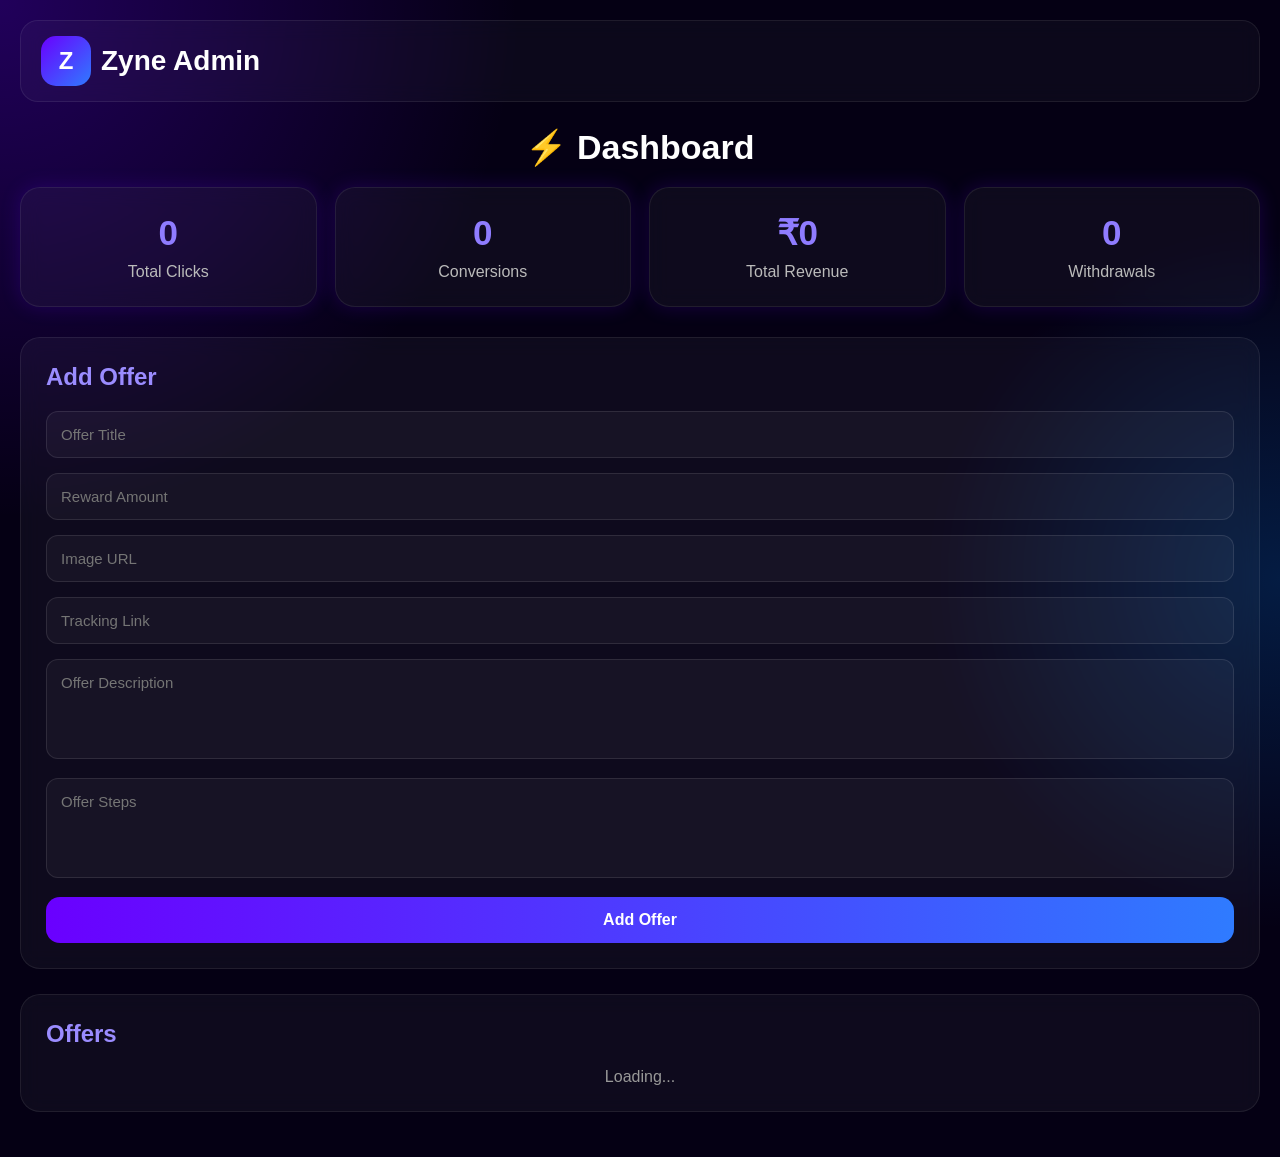
<file: admin.html>
<!DOCTYPE html>
<html lang="en">
<head>
  <meta charset="UTF-8" />
  <meta
    name="viewport"
    content="width=device-width, initial-scale=1.0"
  />

  <title>Zyne Admin Panel</title>

  <style>

    *{
      margin:0;
      padding:0;
      box-sizing:border-box;
      font-family:Arial,sans-serif;
    }

    body{

      background:#050014;
      color:white;
      min-height:100vh;
      padding:20px;

      background-image:
      radial-gradient(
        circle at top left,
        rgba(98,0,255,0.3),
        transparent 30%
      ),

      radial-gradient(
        circle at right,
        rgba(0,140,255,0.2),
        transparent 25%
      );

    }

    .navbar{

      display:flex;
      justify-content:space-between;
      align-items:center;

      padding:15px 20px;

      background:rgba(255,255,255,0.03);

      border:
      1px solid rgba(255,255,255,0.08);

      border-radius:18px;

      margin-bottom:25px;

      backdrop-filter:blur(10px);

    }

    .logo{

      display:flex;
      align-items:center;
      gap:10px;

      font-size:28px;
      font-weight:bold;

    }

    .logo-box{

      width:50px;
      height:50px;

      border-radius:15px;

      background:
      linear-gradient(
        135deg,
        #6a00ff,
        #2f7bff
      );

      display:flex;
      align-items:center;
      justify-content:center;

      font-size:24px;
      font-weight:bold;

    }

    .dashboard-title{

      font-size:34px;
      margin-bottom:20px;
      text-align:center;

    }

    .stats{

      display:grid;

      grid-template-columns:
      repeat(auto-fit,minmax(180px,1fr));

      gap:18px;

      margin-bottom:30px;

    }

    .card{

      background:
      rgba(255,255,255,0.04);

      border:
      1px solid rgba(255,255,255,0.08);

      border-radius:20px;

      padding:25px;

      text-align:center;

      backdrop-filter:blur(10px);

      box-shadow:
      0 0 20px rgba(98,0,255,0.2);

    }

    .card h2{

      font-size:35px;
      margin-bottom:10px;
      color:#8f7cff;

    }

    .card p{

      color:#bbb;

    }

    .section{

      background:
      rgba(255,255,255,0.04);

      border:
      1px solid rgba(255,255,255,0.08);

      border-radius:20px;

      padding:25px;

      margin-bottom:25px;

      backdrop-filter:blur(10px);

    }

    .section h2{

      margin-bottom:20px;
      color:#9b8cff;

    }

    input,
    textarea{

      width:100%;

      padding:14px;

      margin-bottom:15px;

      border:
      1px solid rgba(255,255,255,0.1);

      background:
      rgba(255,255,255,0.04);

      border-radius:12px;

      color:white;

      outline:none;

      font-size:15px;

    }

    textarea{

      height:100px;
      resize:none;

    }

    button{

      width:100%;

      padding:14px;

      border:none;

      border-radius:14px;

      background:
      linear-gradient(
        90deg,
        #6a00ff,
        #2f7bff
      );

      color:white;

      font-size:16px;
      font-weight:bold;

      cursor:pointer;

      transition:.3s;

    }

    button:hover{

      transform:scale(1.02);

    }

    .offer-card{

      background:
      rgba(255,255,255,0.04);

      border:
      1px solid rgba(255,255,255,0.08);

      border-radius:16px;

      padding:15px;

      margin-bottom:15px;

    }

    .offer-card img{

      width:100%;
      border-radius:14px;
      margin-bottom:10px;

    }

    .offer-card h3{

      margin-bottom:8px;

    }

    .offer-card p{

      color:#ccc;
      margin-bottom:10px;
      line-height:1.6;

    }

    .delete-btn{

      background:
      linear-gradient(
        90deg,
        #ff004c,
        #ff4d4d
      );

    }

    .loading{

      text-align:center;
      color:#999;

    }

  </style>

</head>

<body>

  <div class="navbar">

    <div class="logo">

      <div class="logo-box">
        Z
      </div>

      Zyne Admin

    </div>

  </div>

  <h1 class="dashboard-title">
    ⚡ Dashboard
  </h1>

  <div class="stats">

    <div class="card">

      <h2 id="clicks">
        0
      </h2>

      <p>Total Clicks</p>

    </div>

    <div class="card">

      <h2 id="conversions">
        0
      </h2>

      <p>Conversions</p>

    </div>

    <div class="card">

      <h2 id="revenue">
        ₹0
      </h2>

      <p>Total Revenue</p>

    </div>

    <div class="card">

      <h2 id="withdrawals">
        0
      </h2>

      <p>Withdrawals</p>

    </div>

  </div>

  <div class="section">

    <h2>Add Offer</h2>

    <input
      type="text"
      id="title"
      placeholder="Offer Title"
    >

    <input
      type="number"
      id="reward"
      placeholder="Reward Amount"
    >

    <input
      type="text"
      id="image"
      placeholder="Image URL"
    >

    <input
      type="text"
      id="tracking_link"
      placeholder="Tracking Link"
    >

    <textarea
      id="description"
      placeholder="Offer Description"
    ></textarea>

    <textarea
      id="steps"
      placeholder="Offer Steps"
    ></textarea>

    <button onclick="addOffer()">
      Add Offer
    </button>

  </div>

  <div class="section">

    <h2>Offers</h2>

    <div
      id="offers"
      class="loading"
    >
      Loading...
    </div>

  </div>

  <script>

    const API =
    'https://zyne-backend-3rbw.onrender.com';

    async function loadStats(){

      const res =
      await fetch(
        `${API}/dashboard-stats`
      );

      const data =
      await res.json();

      document.getElementById(
        'clicks'
      ).innerText =
      data.total_clicks;

      document.getElementById(
        'conversions'
      ).innerText =
      data.total_conversions;

      document.getElementById(
        'revenue'
      ).innerText =
      '₹' + data.total_revenue;

      document.getElementById(
        'withdrawals'
      ).innerText =
      data.total_withdrawals;

    }

    async function loadOffers(){

      const res =
      await fetch(
        `${API}/offers`
      );

      const data =
      await res.json();

      let html = '';

      data.forEach((offer)=>{

        html += `

          <div class="offer-card">

            <img
              src="${offer.image}"
              alt="offer"
            >

            <h3>
              ${offer.title}
            </h3>

            <p>
              Reward: ₹${offer.reward}
            </p>

            <p>
              ${offer.description || ''}
            </p>

            <p>
              <strong>Steps:</strong><br>
              ${offer.steps || ''}
            </p>

            <button
              class="delete-btn"
              onclick="deleteOffer(${offer.id})"
            >
              Delete Offer
            </button>

          </div>

        `;

      });

      document.getElementById(
        'offers'
      ).innerHTML = html;

    }

    async function addOffer(){

      const title =
      document.getElementById(
        'title'
      ).value;

      const reward =
      document.getElementById(
        'reward'
      ).value;

      const image =
      document.getElementById(
        'image'
      ).value;

      const tracking_link =
      document.getElementById(
        'tracking_link'
      ).value;

      const description =
      document.getElementById(
        'description'
      ).value;

      const steps =
      document.getElementById(
        'steps'
      ).value;

      const res =
      await fetch(
        `${API}/add-offer`,
        {

          method:'POST',

          headers:{
            'Content-Type':'application/json'
          },

          body:JSON.stringify({

            title,
            reward,
            image,
            tracking_link,
            description,
            steps

          })

        }
      );

      const data =
      await res.json();

      alert(
        data.message ||
        'Offer Added'
      );

      loadOffers();
      loadStats();

    }

    async function deleteOffer(id){

      await fetch(
        `${API}/delete-offer`,
        {

          method:'POST',

          headers:{
            'Content-Type':'application/json'
          },

          body:JSON.stringify({
            id
          })

        }
      );

      alert(
        'Offer Deleted'
      );

      loadOffers();
      loadStats();

    }

    loadStats();
    loadOffers();

  </script>

</body>
</html>
</file>
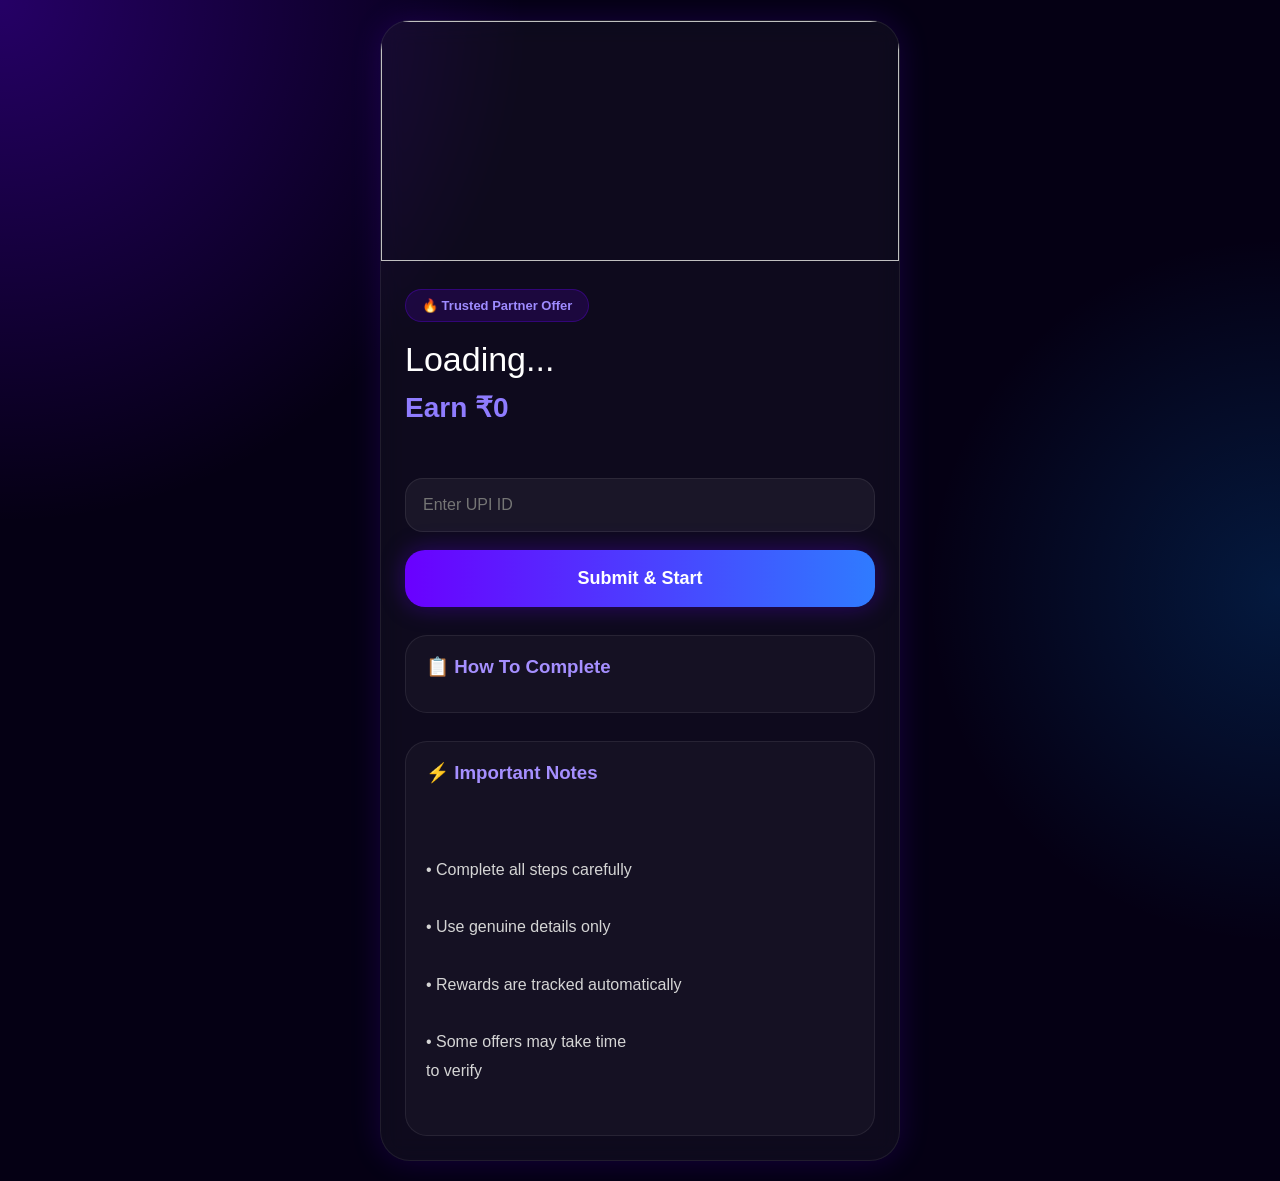
<file: offer.html>
<!DOCTYPE html>
<html lang="en">
<head>
<meta charset="UTF-8">
<meta
name="viewport"
content="width=device-width, initial-scale=1.0"
/>

<title>Zyne Offer</title>

<style>

*{
margin:0;
padding:0;
box-sizing:border-box;
font-family:Arial,sans-serif;
}

body{

background:#050014;

background-image:
radial-gradient(circle at top left,
rgba(98,0,255,0.35),
transparent 30%),

radial-gradient(circle at right,
rgba(0,140,255,0.18),
transparent 25%);

color:white;

padding:20px;
}

.container{

max-width:520px;

margin:auto;
}

.card{

background:
rgba(255,255,255,0.04);

border:
1px solid rgba(255,255,255,0.08);

border-radius:30px;

overflow:hidden;

backdrop-filter:blur(12px);

box-shadow:
0 0 30px rgba(98,0,255,0.18);
}

.banner{

width:100%;
height:240px;
object-fit:cover;
}

.content{

padding:24px;
}

.badge{

display:inline-block;

padding:8px 16px;

border-radius:999px;

background:
rgba(106,0,255,0.15);

border:
1px solid rgba(106,0,255,0.3);

color:#9e8bff;

font-size:13px;

font-weight:bold;

margin-bottom:18px;
}

.title{

font-size:34px;

margin-bottom:12px;
}

.reward{

font-size:28px;

font-weight:bold;

color:#8f7cff;

margin-bottom:22px;
}

.desc{

color:#cfcfcf;

line-height:1.7;

margin-bottom:28px;
}

.section{

margin-top:28px;

padding:20px;

border-radius:22px;

background:
rgba(255,255,255,0.03);

border:
1px solid rgba(255,255,255,0.08);
}

.section h3{

margin-bottom:14px;

color:#a58fff;
}

.section p{

line-height:1.8;

color:#d5d5d5;

white-space:pre-line;
}

.upi{

width:100%;

padding:17px;

border:none;

outline:none;

border-radius:18px;

background:
rgba(255,255,255,0.05);

border:
1px solid rgba(255,255,255,0.08);

color:white;

font-size:16px;

margin-top:26px;

margin-bottom:18px;
}

.btn{

width:100%;

padding:18px;

border:none;

border-radius:20px;

font-size:18px;

font-weight:bold;

cursor:pointer;

color:white;

background:
linear-gradient(
90deg,
#6a00ff,
#2f7bff
);

box-shadow:
0 0 25px rgba(98,0,255,0.35);
}

</style>
</head>
<body>

<div class="container">

<div class="card">

<img
id="image"
class="banner"
/>

<div class="content">

<div class="badge">
🔥 Trusted Partner Offer
</div>

<div
id="title"
class="title"
>
Loading...
</div>

<div class="reward">
Earn ₹<span id="reward">0</span>
</div>

<div
id="description"
class="desc"
></div>

<input
type="text"
id="upi"
class="upi"
placeholder="Enter UPI ID"
/>

<button
class="btn"
onclick="startOffer()"
>
Submit & Start
</button>

<div class="section">

<h3>
📋 How To Complete
</h3>

<p id="steps"></p>

</div>

<div class="section">

<h3>
⚡ Important Notes
</h3>

<p>

• Complete all steps carefully

• Use genuine details only

• Rewards are tracked automatically

• Some offers may take time
to verify

</p>

</div>

</div>

</div>

</div>

<script>

const API =
'https://zyne-backend-3rbw.onrender.com';

let currentOffer = null;

const params =
new URLSearchParams(
window.location.search
);

const offerId =
params.get('id');

async function loadOffer(){

const res =
await fetch(
`${API}/offers`
);

const data =
await res.json();

const offer =
data.find(
o => o.id == offerId
);

currentOffer = offer;

document
.getElementById('title')
.innerText =
offer.title;

document
.getElementById('reward')
.innerText =
offer.reward;

document
.getElementById('description')
.innerText =
offer.description;

document
.getElementById('steps')
.innerText =
offer.steps;

document
.getElementById('image')
.src =
offer.image;
}

async function startOffer(){

const upi =
document
.getElementById('upi')
.value;

if(!upi){

alert(
'Enter UPI ID'
);

return;
}

const res =
await fetch(
`${API}/click`,
{

method:'POST',

headers:{
'Content-Type':
'application/json'
},

body:JSON.stringify({

upi_id:upi,

offer_id:
currentOffer.id

})
}
);

const data =
await res.json();

const click_id =
data.click_id;

const finalLink =
currentOffer
.tracking_link
+ click_id;

window.location.href =
finalLink;
}

loadOffer();

</script>

</body>
</html>
</file>
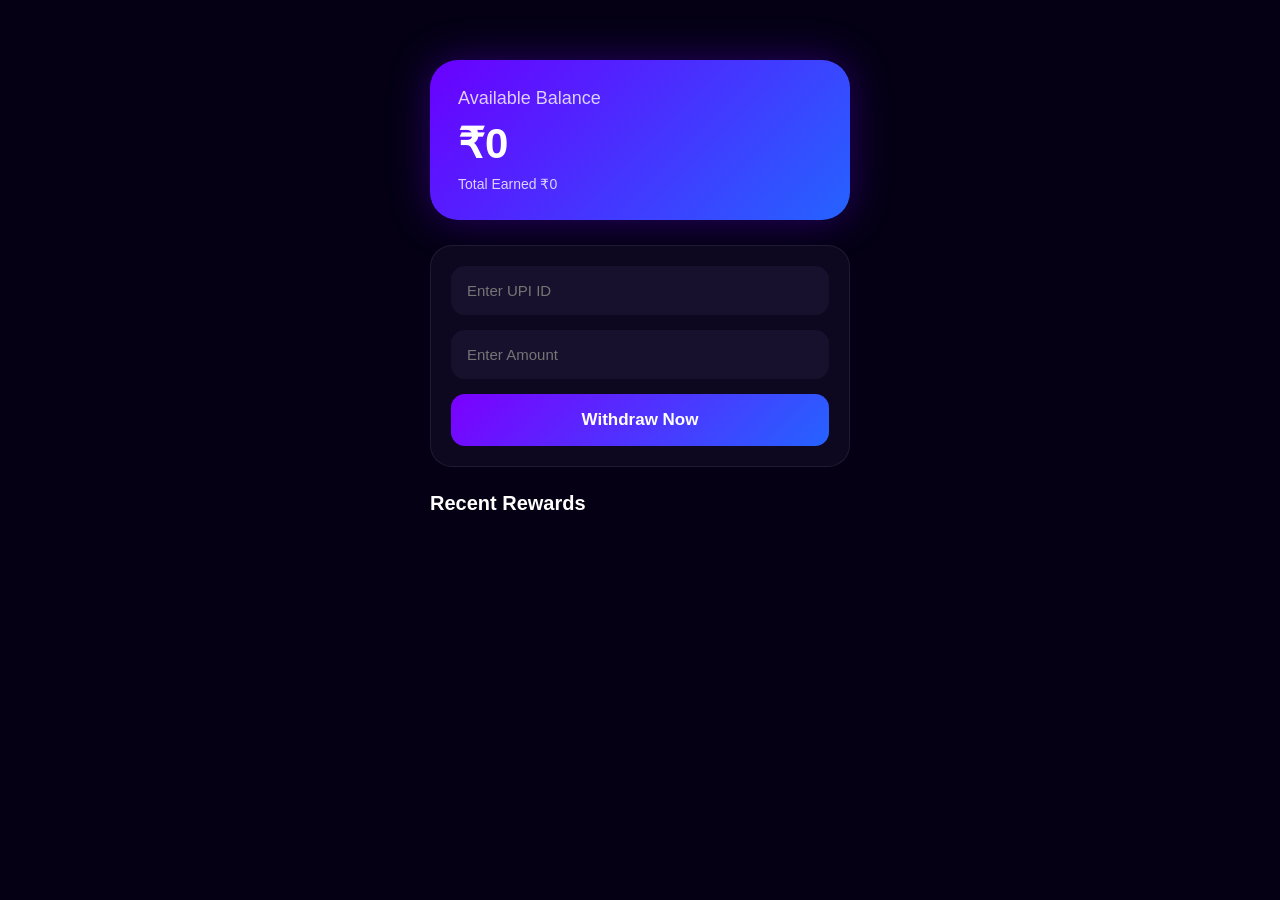
<file: wallet.html>
<!DOCTYPE html>
<html lang="en">
<head>
<meta charset="UTF-8" />
<meta
name="viewport"
content="width=device-width, initial-scale=1.0"
/>

<title>Zyne Wallet</title>

<style>

body{
margin:0;
padding:0;
background:#050014;
font-family:Arial,sans-serif;
color:white;
}

.wallet-container{

max-width:420px;
margin:40px auto;
padding:20px;

}

.wallet-card{

background:linear-gradient(
135deg,
#6a00ff,
#2563ff
);

padding:28px;
border-radius:28px;

box-shadow:
0 0 40px rgba(98,0,255,.35);

margin-bottom:25px;

}

.wallet-title{

font-size:18px;
opacity:.8;
margin-bottom:10px;

}

.wallet-balance{

font-size:42px;
font-weight:bold;

}

.wallet-sub{

margin-top:8px;
opacity:.8;
font-size:14px;

}

.withdraw-box{

background:#0d0820;
padding:20px;
border-radius:22px;

border:
1px solid rgba(255,255,255,.08);

}

.input{

width:100%;
padding:16px;
margin-bottom:15px;

border:none;
outline:none;

border-radius:14px;

background:#17112d;

color:white;
font-size:15px;

box-sizing:border-box;

}

.withdraw-btn{

width:100%;
padding:16px;

border:none;
border-radius:14px;

font-size:17px;
font-weight:bold;

cursor:pointer;

background:linear-gradient(
135deg,
#7b00ff,
#2563ff
);

color:white;

}

.withdraw-btn:hover{

opacity:.9;

}

.history{

margin-top:25px;

}

.history-title{

font-size:20px;
font-weight:bold;
margin-bottom:15px;

}

.history-item{

background:#0d0820;

padding:15px;

border-radius:16px;

margin-bottom:12px;

display:flex;

justify-content:space-between;

align-items:center;

border:
1px solid rgba(255,255,255,.06);

}

.status{

font-size:13px;

padding:5px 10px;

border-radius:20px;

}

.pending{

background:rgba(255,166,0,.12);

color:orange;

}

.success{

background:rgba(0,255,120,.12);

color:#00ff88;

}

</style>
</head>

<body>

<div class="wallet-container">

<div class="wallet-card">

<div class="wallet-title">
Available Balance
</div>

<div
class="wallet-balance"
id="balance"
>
₹0
</div>

<div
class="wallet-sub"
id="earned"
>
Total Earned ₹0
</div>

</div>

<div class="withdraw-box">

<input
type="text"
id="upi"
class="input"
placeholder="Enter UPI ID"
/>

<input
type="number"
id="amount"
class="input"
placeholder="Enter Amount"
/>

<button
class="withdraw-btn"
onclick="withdrawMoney()"
>
Withdraw Now
</button>

</div>

<div class="history">

<div class="history-title">
Recent Rewards
</div>

<div id="history"></div>

</div>

</div>

<script>

const API =
'https://zyne-backend-3rbw.onrender.com';

async function loadWallet(){

const upi =
document.getElementById('upi')
.value;

if(!upi){
return;
}

try{

const res =
await fetch(
`${API}/wallet`,
{

method:'POST',

headers:{
'Content-Type':'application/json'
},

body:JSON.stringify({
upi_id:upi
})

}
);

const data =
await res.json();

document
.getElementById('balance')
.innerText =
`₹${data.balance || 0}`;

document
.getElementById('earned')
.innerText =
`Total Earned ₹${data.total_earned || 0}`;

loadHistory(upi);

}catch(err){

console.log(err);

}

}

async function loadHistory(upi){

try{

const res =
await fetch(
`${API}/history`,
{

method:'POST',

headers:{
'Content-Type':'application/json'
},

body:JSON.stringify({
upi_id:upi
})

}
);

const data =
await res.json();

let html = '';

data.forEach((item)=>{

html += `

<div class="history-item">

<div>
₹${item.amount}
</div>

<div class="status success">
Completed
</div>

</div>

`;

});

document
.getElementById('history')
.innerHTML = html;

}catch(err){

console.log(err);

}

}

async function withdrawMoney(){

const upi =
document.getElementById('upi')
.value;

const amount =
document.getElementById('amount')
.value;

if(!upi || !amount){

alert('Fill all details');

return;

}

try{

const res =
await fetch(
`${API}/withdraw`,
{

method:'POST',

headers:{
'Content-Type':'application/json'
},

body:JSON.stringify({

upi_id:upi,
amount:amount

})

}
);

const data =
await res.json();

if(data.success){

alert(
'Withdrawal Request Submitted'
);

loadWallet();

}else{

alert(
data.error || 'Error'
);

}

}catch(err){

alert('Server Error');

}

}

document
.getElementById('upi')
.addEventListener(
'input',
loadWallet
);

</script>

</body>
</html>
</file>
